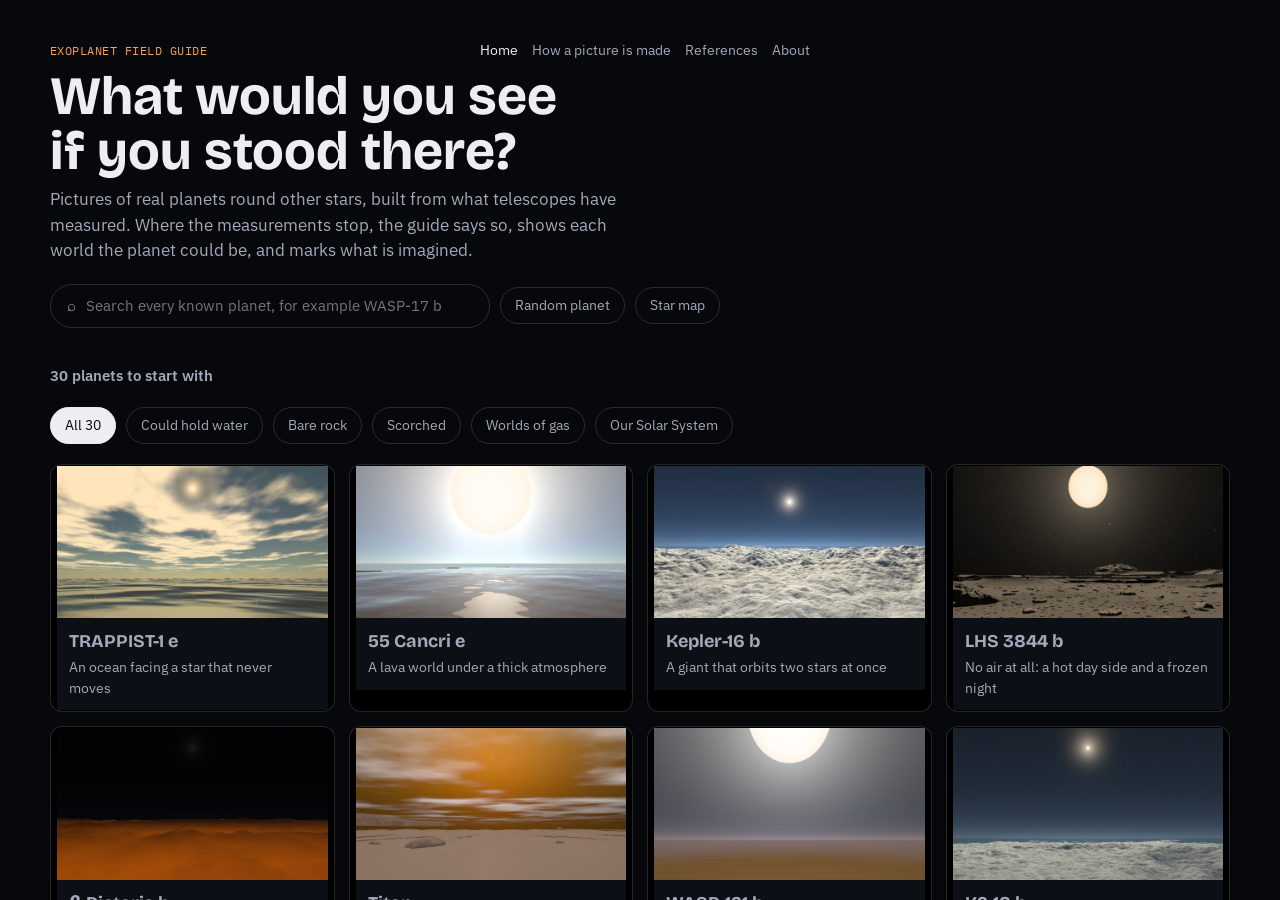
<file: index.html>
<!doctype html>
<html lang="en">
<head>
<meta charset="utf-8">
<meta name="viewport" content="width=device-width, initial-scale=1, viewport-fit=cover">
<title>Exoplanet Field Guide</title>
<meta name="description" content="Views of real planets round other stars, built from what telescopes have measured. Where the measurements stop, the guide says so and shows each world the planet could be.">
<link rel="icon" href="favicon.svg" type="image/svg+xml">
<link rel="icon" href="favicon-32.png" sizes="32x32" type="image/png">
<link rel="apple-touch-icon" href="apple-touch-icon.png">
<meta name="theme-color" content="#07080c">
<meta property="og:type" content="website">
<meta property="og:site_name" content="Exoplanet Field Guide">
<meta property="og:title" content="Exoplanet Field Guide">
<meta property="og:description" content="Views of real planets round other stars, built from what telescopes have measured. Where the measurements stop, the guide says so and shows each world the planet could be.">
<meta property="og:url" content="https://vincentvaneylen.github.io/exofieldguide/">
<meta property="og:image" content="https://vincentvaneylen.github.io/exofieldguide/og-image.jpg">
<meta property="og:image:width" content="1200">
<meta property="og:image:height" content="630">
<meta property="og:image:alt" content="A bright star over a rocky plain under a black sky, with the words: What would you see if you stood there?">
<meta name="twitter:card" content="summary_large_image">
<meta name="claude:viewport-fit-sides" content="cover">
<link rel="preconnect" href="https://fonts.googleapis.com">
<link rel="stylesheet" href="https://fonts.googleapis.com/css2?family=Bricolage+Grotesque:opsz,wght@12..96,500;12..96,700&family=IBM+Plex+Sans:wght@400;500;600&family=IBM+Plex+Mono:wght@400;500&display=swap">
<link rel="stylesheet" href="style.css?v=10">
<style>:root { padding-top: env(safe-area-inset-top); padding-bottom: env(safe-area-inset-bottom); } body { margin: 0; } img { max-width: 100%; } [hidden] { display: none !important; }</style>
</head>
<body>
<!-- ======== the front door: showcase worlds, search, the star map ======== -->
<section id="gallery" class="gut" aria-label="Choose a world">
  <div class="g-in">
    <div class="g-head">
      <div class="g-top"><span class="mono" style="color:var(--accent)">EXOPLANET FIELD GUIDE</span><nav class="topnav" aria-label="Pages"><a href="./" aria-current="page">Home</a><a href="recipe.html">How a picture is made</a><a href="refs.html">References</a><a href="about.html">About</a></nav></div>
      <h1>What would you see if you stood there?</h1>
      <p>Pictures of real planets round other stars, built from what telescopes have measured. Where the measurements stop, the guide says so, shows each world the planet could be, and marks what is imagined.</p>
    </div>
    <div class="g-tools">
      <label class="search"><span aria-hidden="true">⌕</span><input id="q" list="q-list" autocomplete="off" spellcheck="false" placeholder="Search every known planet, for example WASP-17 b" aria-label="Search all known planets"></label>
      <datalist id="q-list"></datalist>
      <button class="chip" type="button" id="randBtn">Random planet</button>
      <button class="chip" type="button" id="mapBtn">Star map</button>

    </div>
    <p class="qmsg" id="qmsg" aria-live="polite"></p>
    <h2 class="g-sub">30 planets to start with</h2>
    <div class="g-tools" role="group" aria-label="Sort these 30 planets" id="filters"></div>
    <div class="cards" id="cards"></div>
    <p class="g-foot">The search above reaches all <span id="catN"></span>. Their sizes, masses and orbits come from the <a href="https://exoplanetarchive.ipac.caltech.edu" target="_blank" rel="noopener">NASA Exoplanet Archive</a>. <a href="recipe.html">How a picture is made</a> gives every step from those numbers to a picture.</p>
  </div>
</section>

<!-- ======== the star map ======== -->
<div class="map" id="map" hidden role="dialog" aria-label="Star map">
  <div class="map-in gut">
    <div class="map-top">
      <h2>Star map</h2>
      <div class="seg" id="sky-mode" role="group" aria-label="Map"><button type="button" data-m="sky" aria-pressed="true">Our sky</button><button type="button" data-m="3d" aria-pressed="false">Around the Sun (3D)</button></div>
      <button class="btn" type="button" id="mapX">Close</button>
    </div>
    <div class="skywrap"><canvas id="sky" width="1400" height="700" role="img" aria-label="Map of the host stars of known exoplanets"></canvas><div class="skytip" id="skytip" hidden></div></div>
    <p class="skynote" id="skynote"></p>
  </div>
</div>

<!-- ======== one planet ======== -->
<section id="planet" hidden aria-label="Planet view">
  <div class="stage" id="stage">
    <div class="views" id="views">
      <canvas id="gl" width="1024" height="576" aria-hidden="true"></canvas>
      <canvas id="c2" width="1280" height="720" role="img" aria-label="The view"></canvas>
      <canvas id="fx" width="1280" height="720" aria-hidden="true"></canvas>
      <canvas id="lab" width="1280" height="720" aria-hidden="true"></canvas>
    </div>
    <div class="scrim-t"></div><div class="scrim-b"></div>
    <button class="turn l" type="button" id="turnL" aria-label="Turn left 45°" title="Turn left (← key)">‹</button>
    <button class="turn r" type="button" id="turnR" aria-label="Turn right 45°" title="Turn right (→ key)">›</button>
    <div class="lookchip" id="lookchip"></div>
    <div class="busy mono" id="busyNote" hidden aria-live="polite">Drawing…</div>
    <div class="why" id="why" hidden></div>
  </div>

  <header class="top gut">
    <div class="who-wrap">
      <nav class="crumbs mono" aria-label="Where you are" id="crumbs"></nav>
      <div class="who"><h1 id="pname"></h1><p id="phook"></p></div>
    </div>
    <div class="topbtns"><button class="btn" type="button" id="shareBtn" aria-haspopup="true" aria-expanded="false">Share</button><button class="btn" type="button" id="aboutBtn"><span class="lg">About this planet</span><span class="sm">About</span></button>
      <div class="sharepop" id="sharePop" hidden><button class="btn" type="button" id="copyLink">Copy link to this view</button><button class="btn" type="button" id="savePost" hidden>Save a postcard</button><p class="src" id="shareMsg" aria-live="polite"></p></div></div>
  </header>

  <div class="dock gut" id="dock">
    <div class="where" id="whereBox">
      <h2 id="whereH">Where you stand</h2>
      <div class="globebox">
        <canvas class="globe" id="globeSmall" width="300" height="300" aria-label="Small globe: click a numbered place to stand there"></canvas>
        <div class="places" id="places" role="group" aria-label="Places"></div>
      </div>
      <button class="zoomout" type="button" id="seePlanet">⤢ See the whole planet</button>
    </div>
    <div class="mid">
      <div class="caption" id="caption" aria-live="polite"></div>
      <div class="levelbtns" id="levelBtns"></div>
      <div class="worlds" id="worldsBox"><h2>The worlds shown</h2><div class="wrow" id="worlds" role="group" aria-label="The worlds shown"></div></div>
    </div>
    <div class="switches" id="switches">
      <button class="btn" type="button" id="realBtn" aria-pressed="false" title="Show only what is measured, or calculated from measurements">What's real?</button>
      <button class="btn" type="button" id="lifeBtn" aria-pressed="false">Imagine life</button>
      <p class="whynot" id="lifeWhy"></p>
    </div>
  </div>
</section>

<!-- ======== about this planet: overview, why it looks like this, technical summary, references (js/ui-panel.js) ======== -->
<aside class="drawer gut" id="drawer" aria-label="About this planet" hidden>
  <div class="phead"><span class="mono kicker">About this planet</span><button class="x" type="button" id="drawerX" aria-label="Close">×</button></div>
  <div id="panelIn"></div>
</aside>

<script src="js/diag.js"></script>
<script src="js/shader-terrain.js"></script>
<script src="js/core-colour.js"></script>
<script src="js/data-findings.js"></script>
<script src="js/data-worlds-hand.js"></script>
<script src="js/physics-worlds-auto.js"></script>
<script src="js/data-samples.js"></script>
<script src="js/data-literature.js"></script>
<script src="js/data-catalogue.js"></script>
<script src="js/physics-derived.js"></script>
<script src="js/physics-giants.js"></script>
<script src="js/scene-recipe.js"></script>
<script src="js/scene-animals.js"></script>
<script src="js/core-categories.js"></script>
<script src="js/lab-benchmarks.js"></script>
<script src="js/ui-state.js"></script>
<script src="js/render-system.js"></script>
<script src="js/render-globe.js"></script>
<script src="js/render-terrain.js"></script>
<script src="js/render-fauna.js"></script>
<script src="js/render-views.js"></script>
<script src="js/ui-notes.js"></script>
<script src="js/data-review.js"></script>
<script src="js/data-review-plain.js"></script>
<script src="js/ui-story.js"></script>
<script src="js/ui-correct.js"></script>
<script src="js/ui-about.js"></script>
<script src="js/ui-panel.js"></script>
<script src="js/ui-share.js"></script>
<script src="js/ui-describe.js"></script>
<script src="js/data-refs.js"></script>
<script src="js/ui-refs.js"></script>
<script src="js/ui-words.js"></script>
<script src="js/data-records.js"></script>
<script src="js/data-context.js"></script>
<script src="js/core-records.js"></script>
<script src="js/ui-trace.js"></script>
<script src="js/ui-why.js"></script>
<script src="js/ui-skymap.js"></script>
<script src="js/ui-space3d.js"></script>
<script src="js/ui-v2.js"></script>
</body>
</html>
</file>
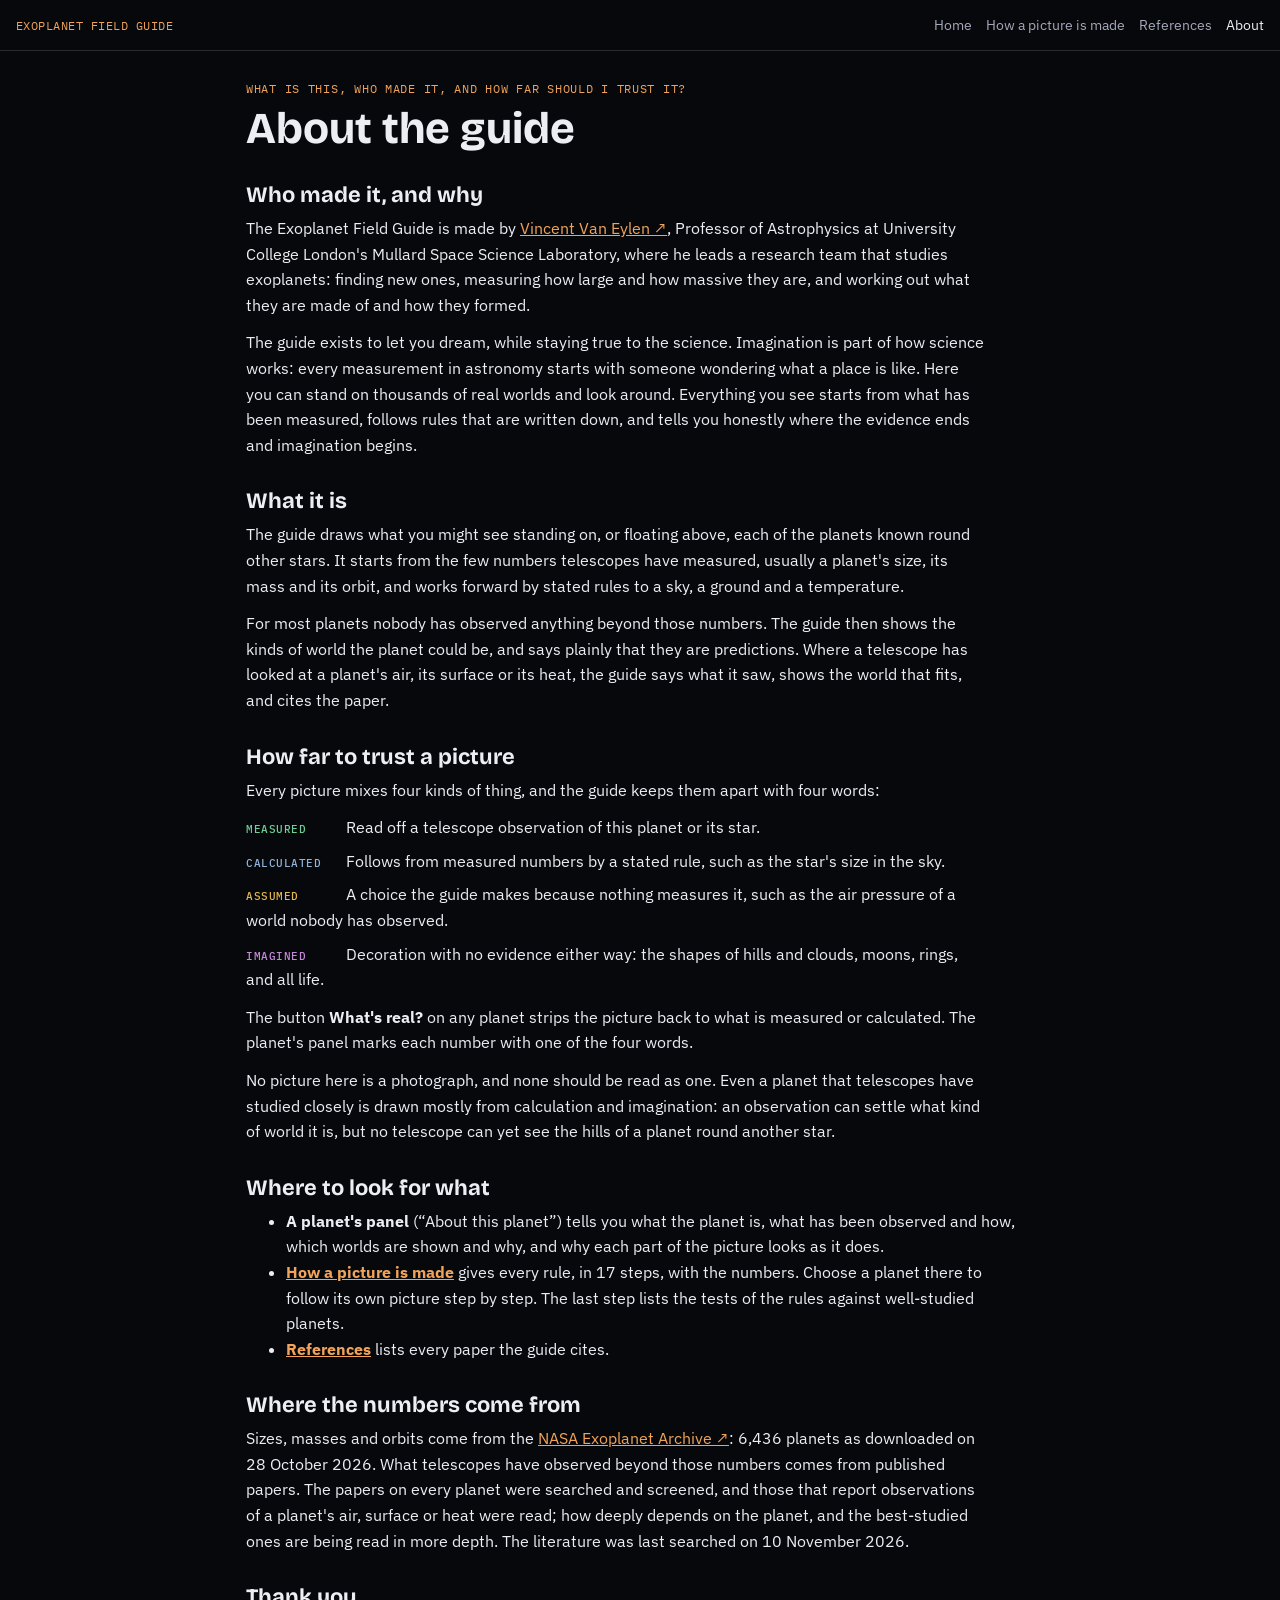
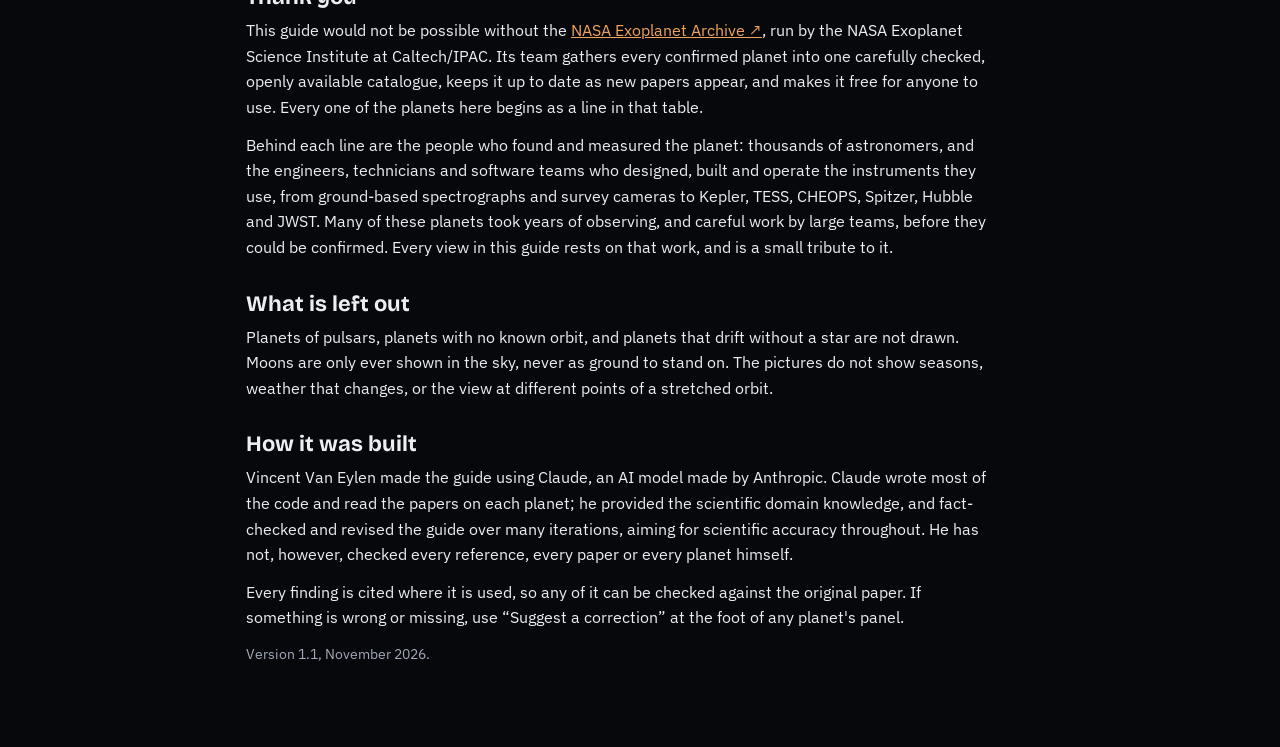
<file: about.html>
<!doctype html>
<html lang="en">
<head>
<meta charset="utf-8">
<meta name="viewport" content="width=device-width, initial-scale=1, viewport-fit=cover">
<title>About the Guide</title>
<meta name="description" content="Who made the Exoplanet Field Guide, where its numbers come from, and how it was checked.">
<link rel="icon" href="favicon.svg" type="image/svg+xml">
<link rel="icon" href="favicon-32.png" sizes="32x32" type="image/png">
<link rel="apple-touch-icon" href="apple-touch-icon.png">
<meta name="theme-color" content="#07080c">
<meta property="og:type" content="website">
<meta property="og:site_name" content="Exoplanet Field Guide">
<meta property="og:title" content="About the Guide · Exoplanet Field Guide">
<meta property="og:description" content="Who made the Exoplanet Field Guide, where its numbers come from, and how it was checked.">
<meta property="og:url" content="https://vincentvaneylen.github.io/exofieldguide/about.html">
<meta property="og:image" content="https://vincentvaneylen.github.io/exofieldguide/og-image.jpg">
<meta property="og:image:width" content="1200">
<meta property="og:image:height" content="630">
<meta property="og:image:alt" content="A bright star over a rocky plain under a black sky, with the words: What would you see if you stood there?">
<meta name="twitter:card" content="summary_large_image">
<meta name="claude:viewport-fit-sides" content="cover">
<link rel="preconnect" href="https://fonts.googleapis.com">
<link rel="stylesheet" href="https://fonts.googleapis.com/css2?family=Bricolage+Grotesque:opsz,wght@12..96,500;12..96,700&family=IBM+Plex+Sans:wght@400;500;600&family=IBM+Plex+Mono:wght@400;500&display=swap">
<link rel="stylesheet" href="style.css?v=10">
<style>html, body { height: auto; } body { margin: 0; overflow: auto; } :root { padding-top: env(safe-area-inset-top); padding-bottom: env(safe-area-inset-bottom); } [hidden] { display: none !important; }</style>
</head>
<body class="doc">
<header class="dochead gut"><a class="mono brand" href="./">EXOPLANET FIELD GUIDE</a><nav class="topnav" aria-label="Pages"><a href="./">Home</a><a href="recipe.html">How a picture is made</a><a href="refs.html">References</a><a href="about.html" aria-current="page">About</a></nav></header>
<main class="docmain gut">
  <p class="mono q">What is this, who made it, and how far should I trust it?</p>
  <h1>About the guide</h1>
  <h2>Who made it, and why</h2>
  <p>The Exoplanet Field Guide is made by <a href="https://profiles.ucl.ac.uk/72841-vincent-van-eylen" target="_blank" rel="noopener">Vincent Van Eylen ↗</a>, Professor of Astrophysics at University College London's Mullard Space Science Laboratory, where he leads a research team that studies exoplanets: finding new ones, measuring how large and how massive they are, and working out what they are made of and how they formed.</p>
  <p>The guide exists to let you dream, while staying true to the science. Imagination is part of how science works: every measurement in astronomy starts with someone wondering what a place is like. Here you can stand on thousands of real worlds and look around. Everything you see starts from what has been measured, follows rules that are written down, and tells you honestly where the evidence ends and imagination begins.</p>
  <h2>What it is</h2>
  <p>The guide draws what you might see standing on, or floating above, each of the planets known round other stars. It starts from the few numbers telescopes have measured, usually a planet's size, its mass and its orbit, and works forward by stated rules to a sky, a ground and a temperature.</p>
  <p>For most planets nobody has observed anything beyond those numbers. The guide then shows the kinds of world the planet could be, and says plainly that they are predictions. Where a telescope has looked at a planet's air, its surface or its heat, the guide says what it saw, shows the world that fits, and cites the paper.</p>
  <h2>How far to trust a picture</h2>
  <p>Every picture mixes four kinds of thing, and the guide keeps them apart with four words:</p>
  <ul class="words">
    <li><span class="srcw s0">measured</span> Read off a telescope observation of this planet or its star.</li>
    <li><span class="srcw s1">calculated</span> Follows from measured numbers by a stated rule, such as the star's size in the sky.</li>
    <li><span class="srcw s2">assumed</span> A choice the guide makes because nothing measures it, such as the air pressure of a world nobody has observed.</li>
    <li><span class="srcw s3">imagined</span> Decoration with no evidence either way: the shapes of hills and clouds, moons, rings, and all life.</li>
  </ul>
  <p>The button <b>What's real?</b> on any planet strips the picture back to what is measured or calculated. The planet's panel marks each number with one of the four words.</p>
  <p>No picture here is a photograph, and none should be read as one. Even a planet that telescopes have studied closely is drawn mostly from calculation and imagination: an observation can settle what kind of world it is, but no telescope can yet see the hills of a planet round another star.</p>
  <h2>Where to look for what</h2>
  <ul>
    <li><b>A planet's panel</b> (“About this planet”) tells you what the planet is, what has been observed and how, which worlds are shown and why, and why each part of the picture looks as it does.</li>
    <li><b><a href="recipe.html">How a picture is made</a></b> gives every rule, in 17 steps, with the numbers. Choose a planet there to follow its own picture step by step. The last step lists the tests of the rules against well-studied planets.</li>
    <li><b><a href="refs.html">References</a></b> lists every paper the guide cites.</li>
  </ul>
  <h2>Where the numbers come from</h2>
  <p>Sizes, masses and orbits come from the <a href="https://exoplanetarchive.ipac.caltech.edu" target="_blank" rel="noopener">NASA Exoplanet Archive ↗</a>: <span id="aCat"></span>. What telescopes have observed beyond those numbers comes from published papers. The papers on every planet were searched and screened, and those that report observations of a planet's air, surface or heat were read; how deeply depends on the planet, and the best-studied ones are being read in more depth. The literature was last searched on <span id="aLit"></span>.</p>
  <h2>Thank you</h2>
  <p>This guide would not be possible without the <a href="https://exoplanetarchive.ipac.caltech.edu" target="_blank" rel="noopener">NASA Exoplanet Archive ↗</a>, run by the NASA Exoplanet Science Institute at Caltech/IPAC. Its team gathers every confirmed planet into one carefully checked, openly available catalogue, keeps it up to date as new papers appear, and makes it free for anyone to use. Every one of the planets here begins as a line in that table.</p>
  <p>Behind each line are the people who found and measured the planet: thousands of astronomers, and the engineers, technicians and software teams who designed, built and operate the instruments they use, from ground-based spectrographs and survey cameras to Kepler, TESS, CHEOPS, Spitzer, Hubble and JWST. Many of these planets took years of observing, and careful work by large teams, before they could be confirmed. Every view in this guide rests on that work, and is a small tribute to it.</p>
  <h2>What is left out</h2>
  <p>Planets of pulsars, planets with no known orbit, and planets that drift without a star are not drawn. Moons are only ever shown in the sky, never as ground to stand on. The pictures do not show seasons, weather that changes, or the view at different points of a stretched orbit.</p>
  <h2>How it was built</h2>
  <p>Vincent Van Eylen made the guide using Claude, an AI model made by Anthropic. Claude wrote most of the code and read the papers on each planet; he provided the scientific domain knowledge, and fact-checked and revised the guide over many iterations, aiming for scientific accuracy throughout. He has not, however, checked every reference, every paper or every planet himself.</p>
  <p>Every finding is cited where it is used, so any of it can be checked against the original paper. If something is wrong or missing, use “Suggest a correction” at the foot of any planet's panel.</p>
  <p class="hint">Version 1.1, November 2026.</p>
</main>
<script src="js/data-catalogue.js"></script>
<script src="js/data-review.js"></script>
<script>
document.getElementById("aCat").textContent = `${CAT.length.toLocaleString()} planets as downloaded on ${CAT_DATE}`;
{ const d = Object.values(REVIEW).map(x => x[0]).filter(Boolean).sort().pop(); document.getElementById("aLit").textContent = d ? new Date(2000 + +d.slice(0, 2), +d.slice(2, 4) - 1, +d.slice(4, 6)).toLocaleDateString("en-GB", { day: "numeric", month: "long", year: "numeric" }) : "the date in the catalogue"; }
</script>
</body>
</html>
</file>
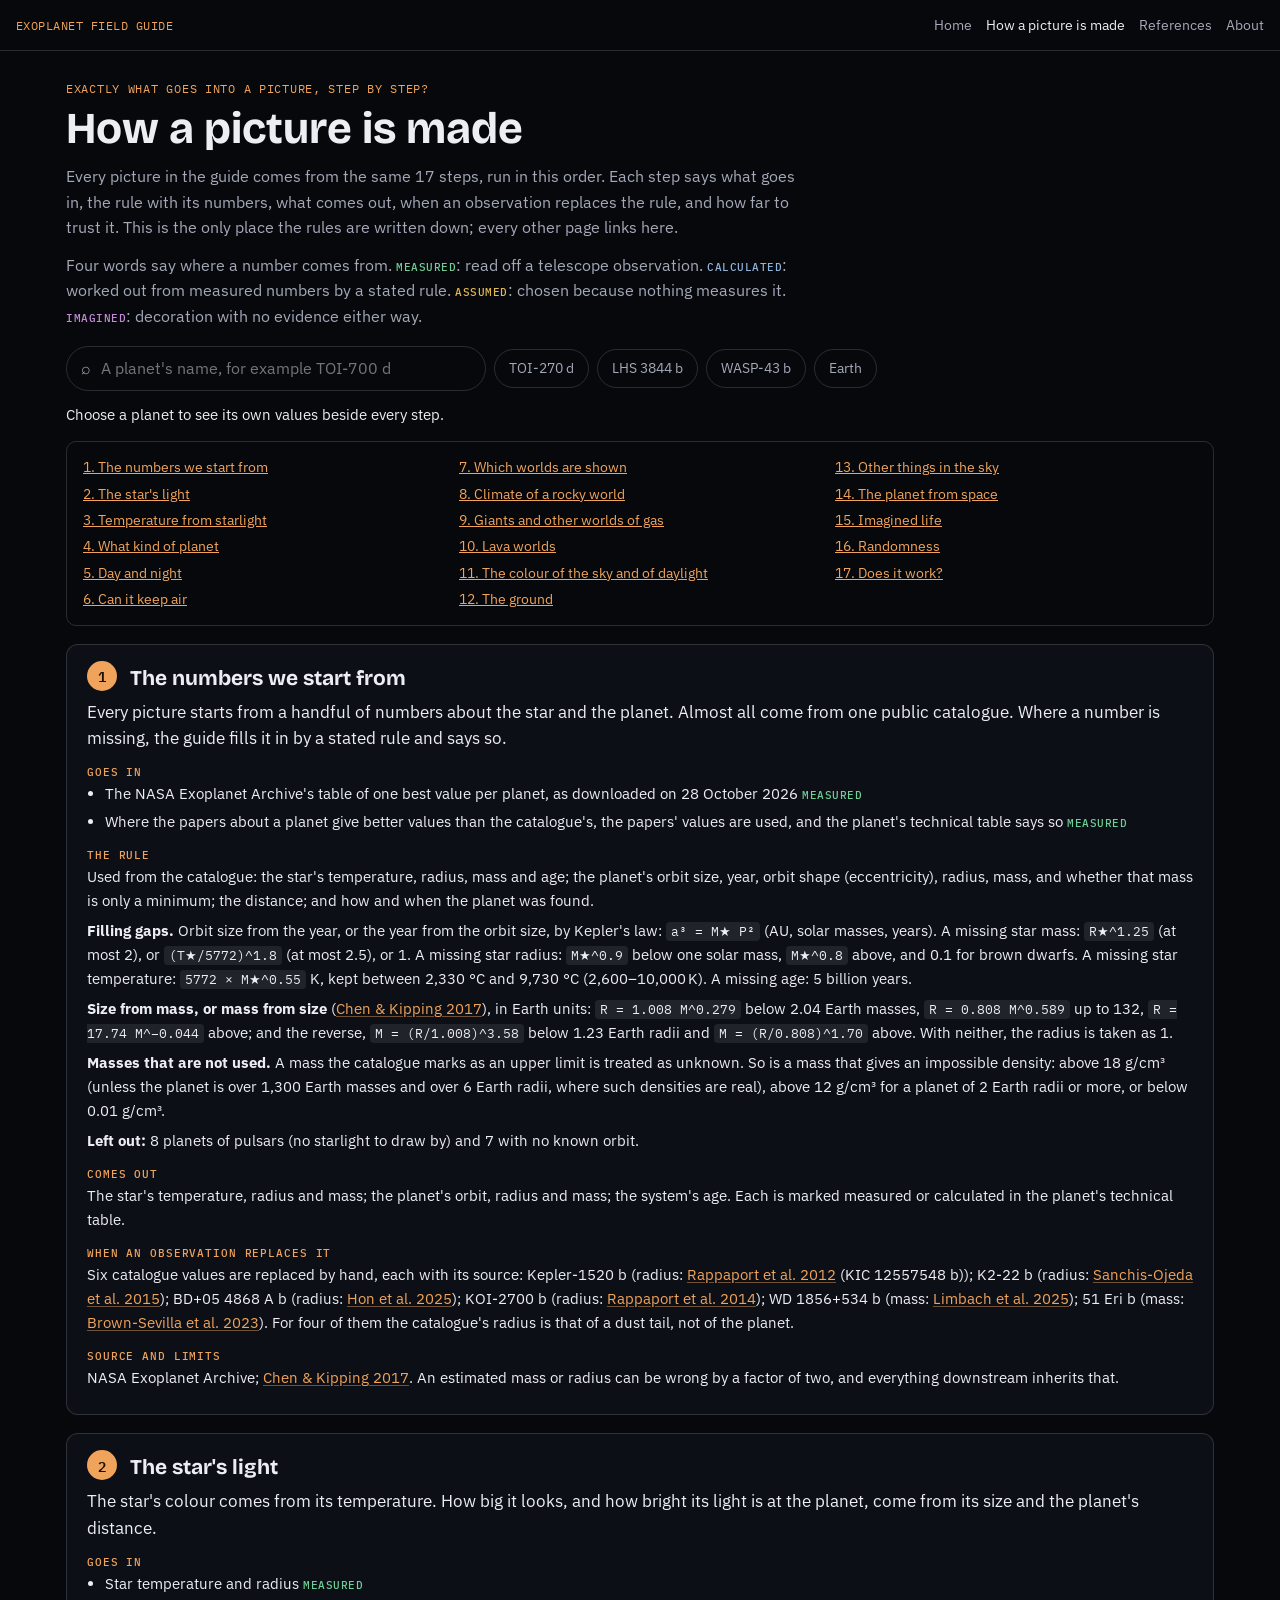
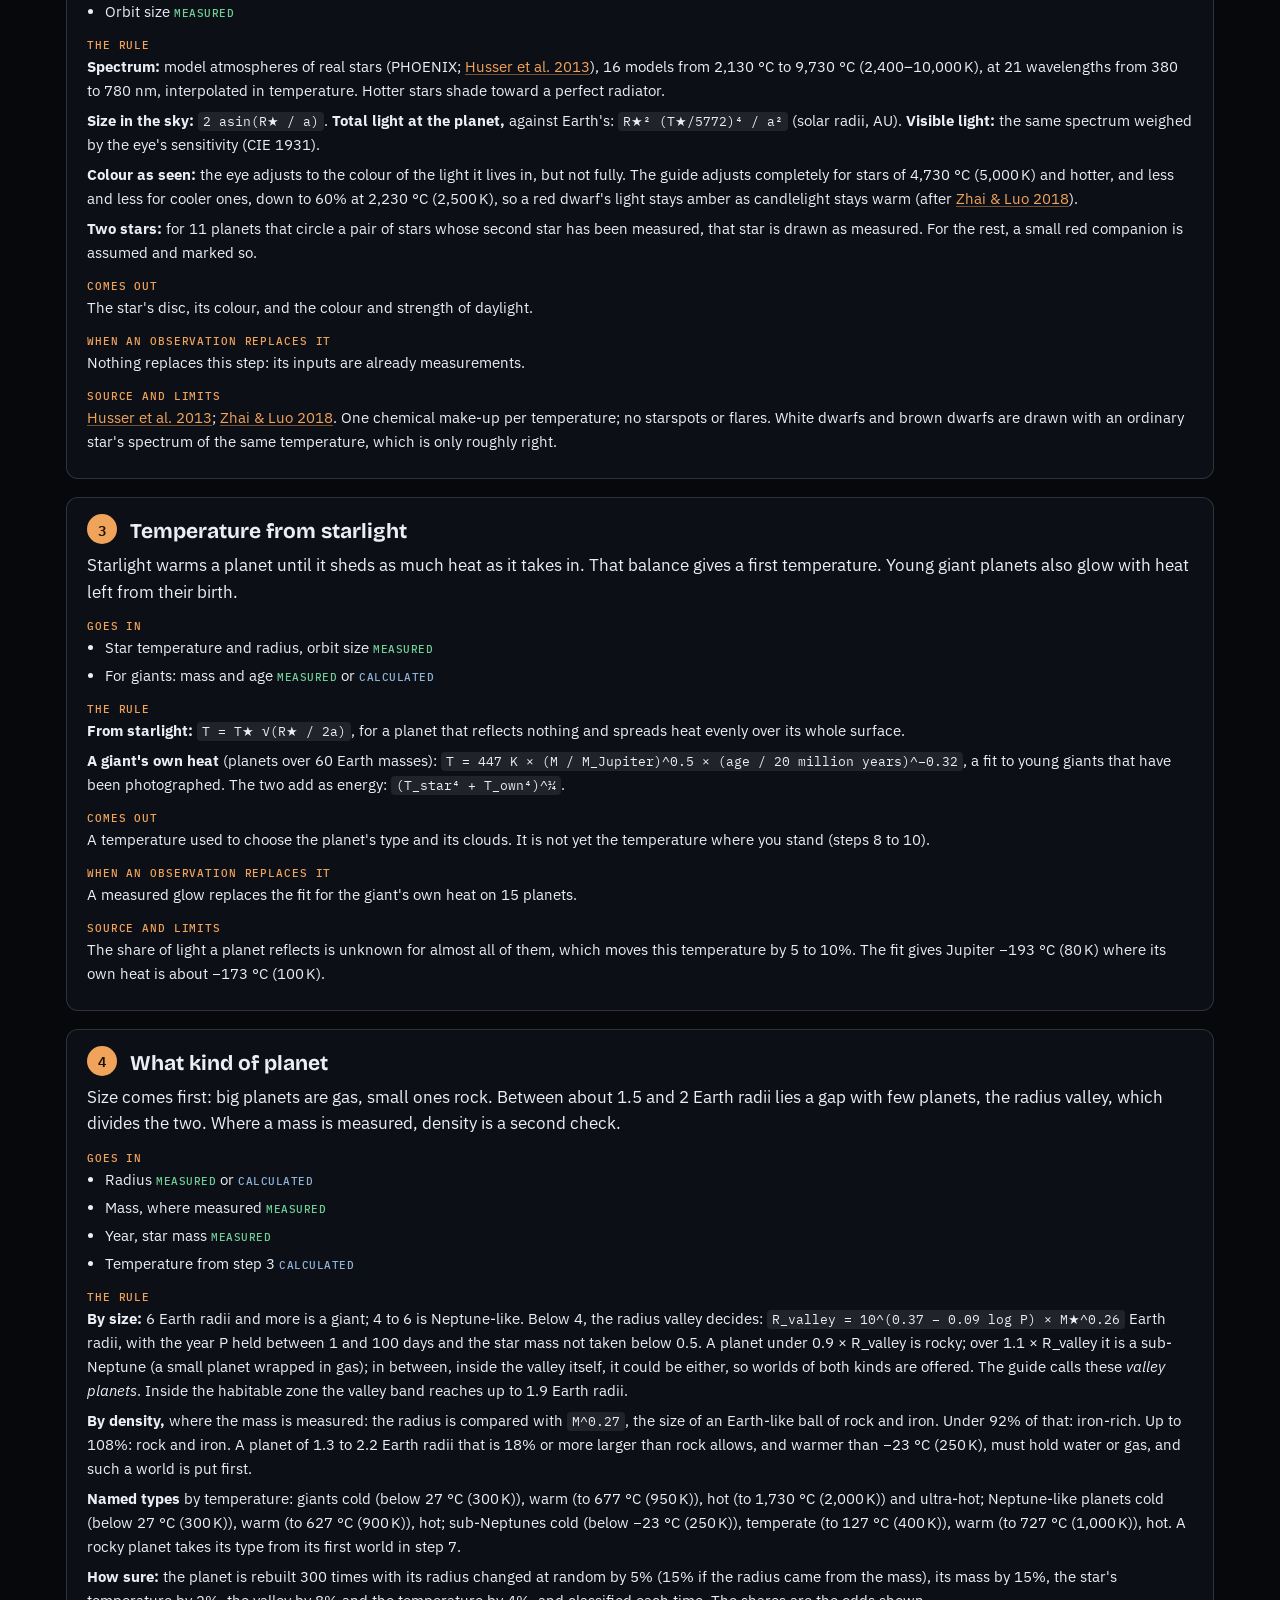
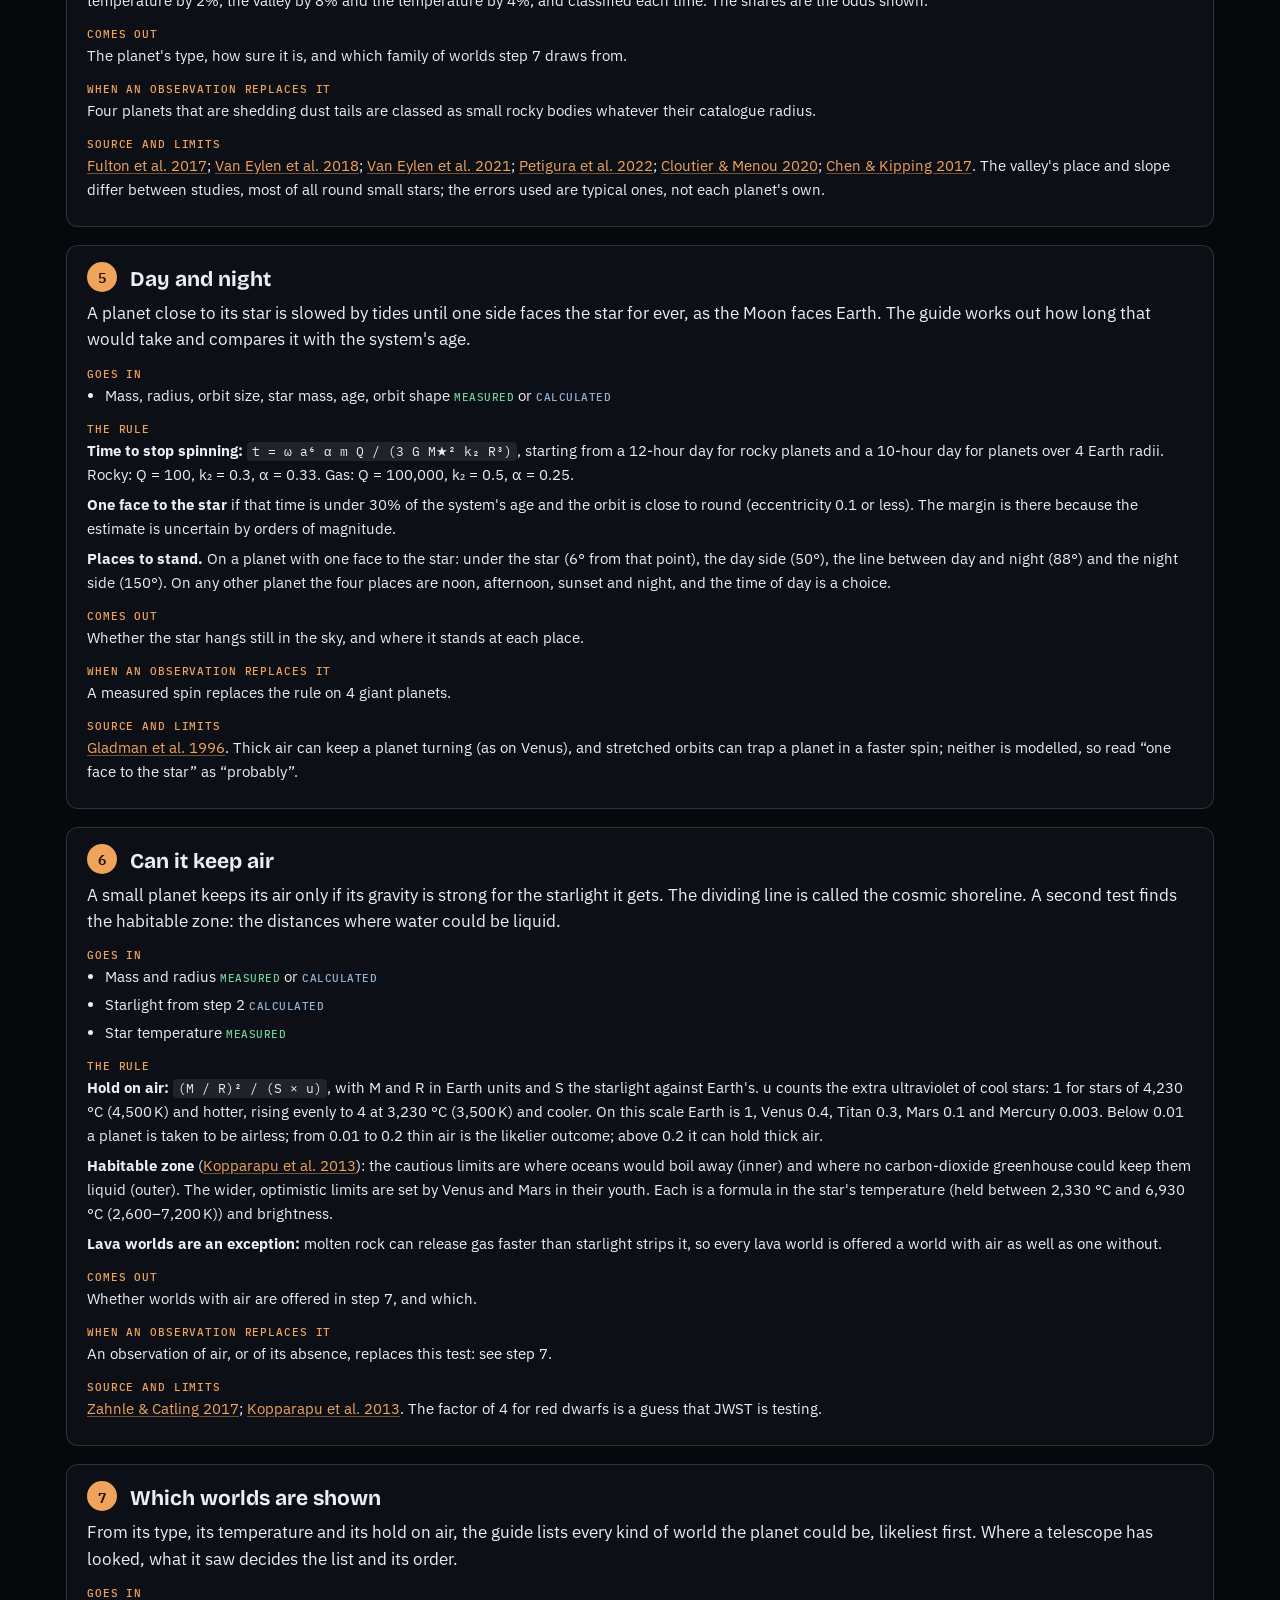
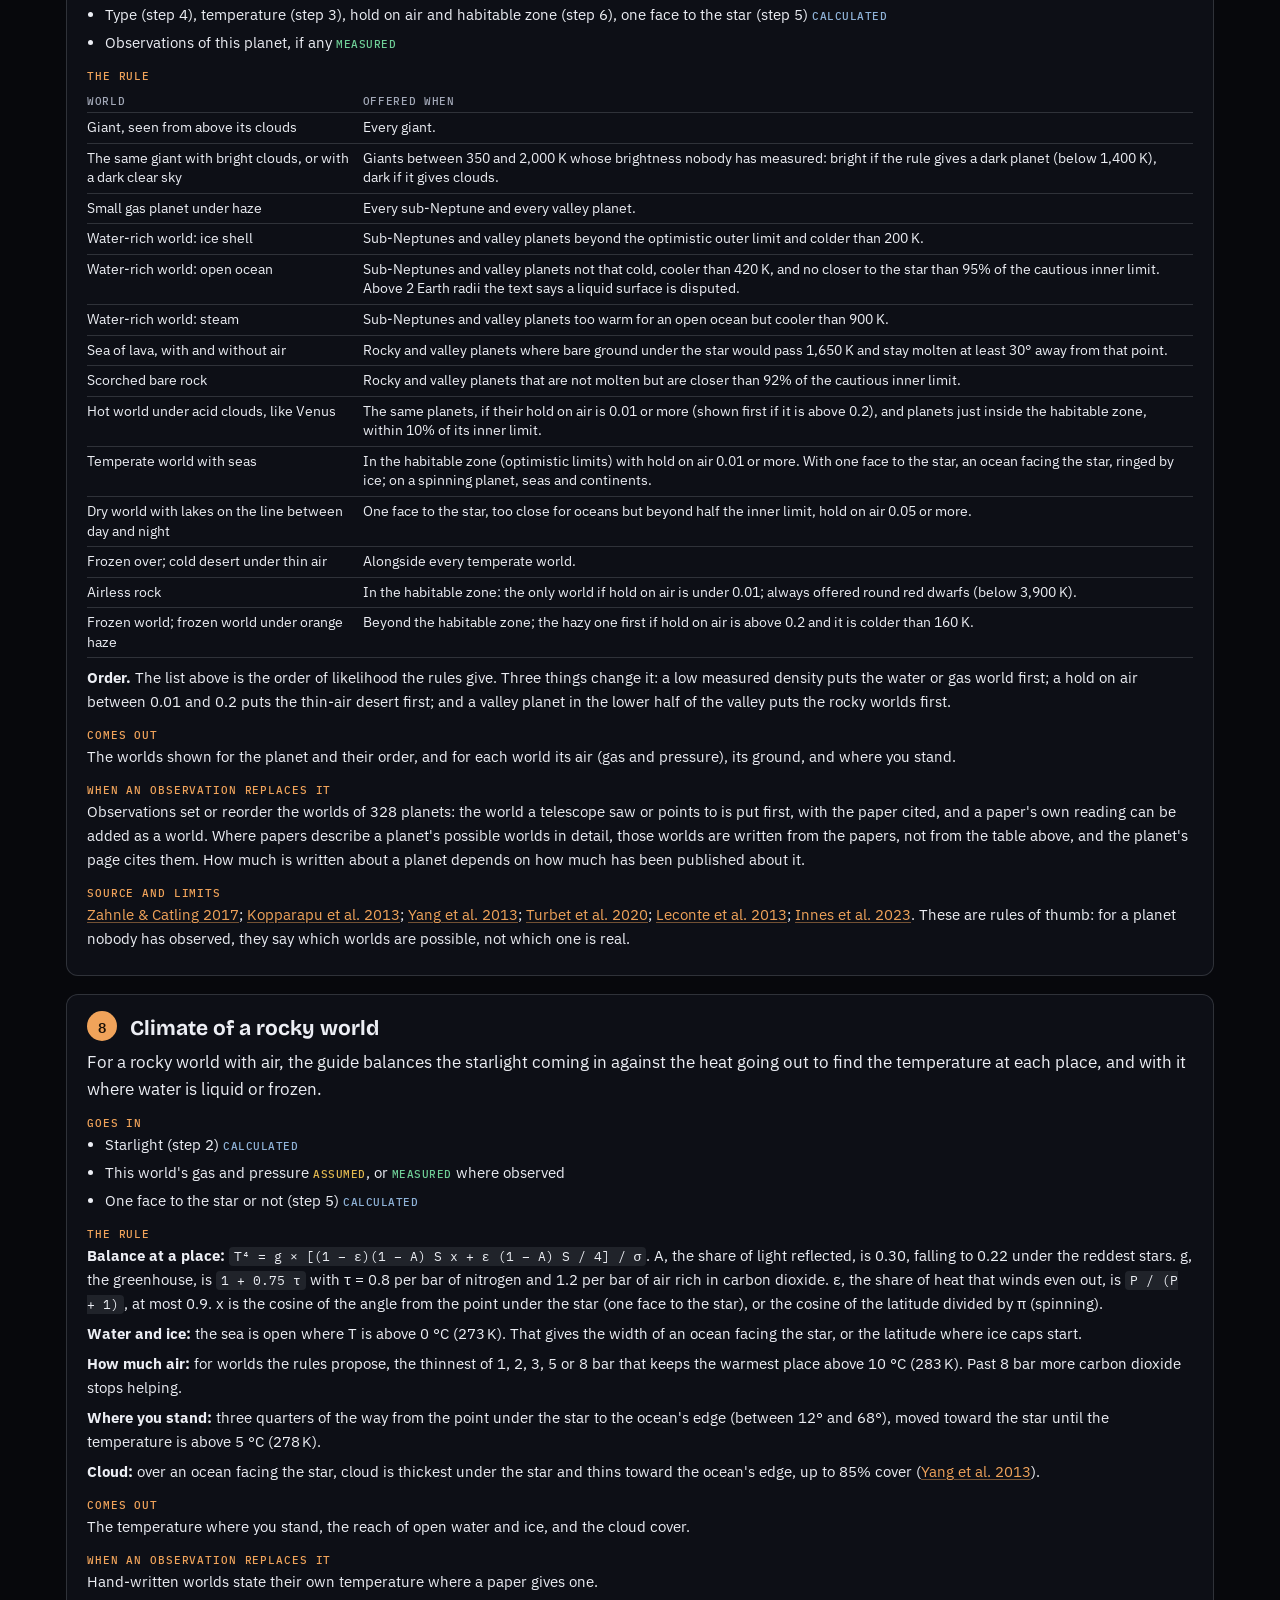
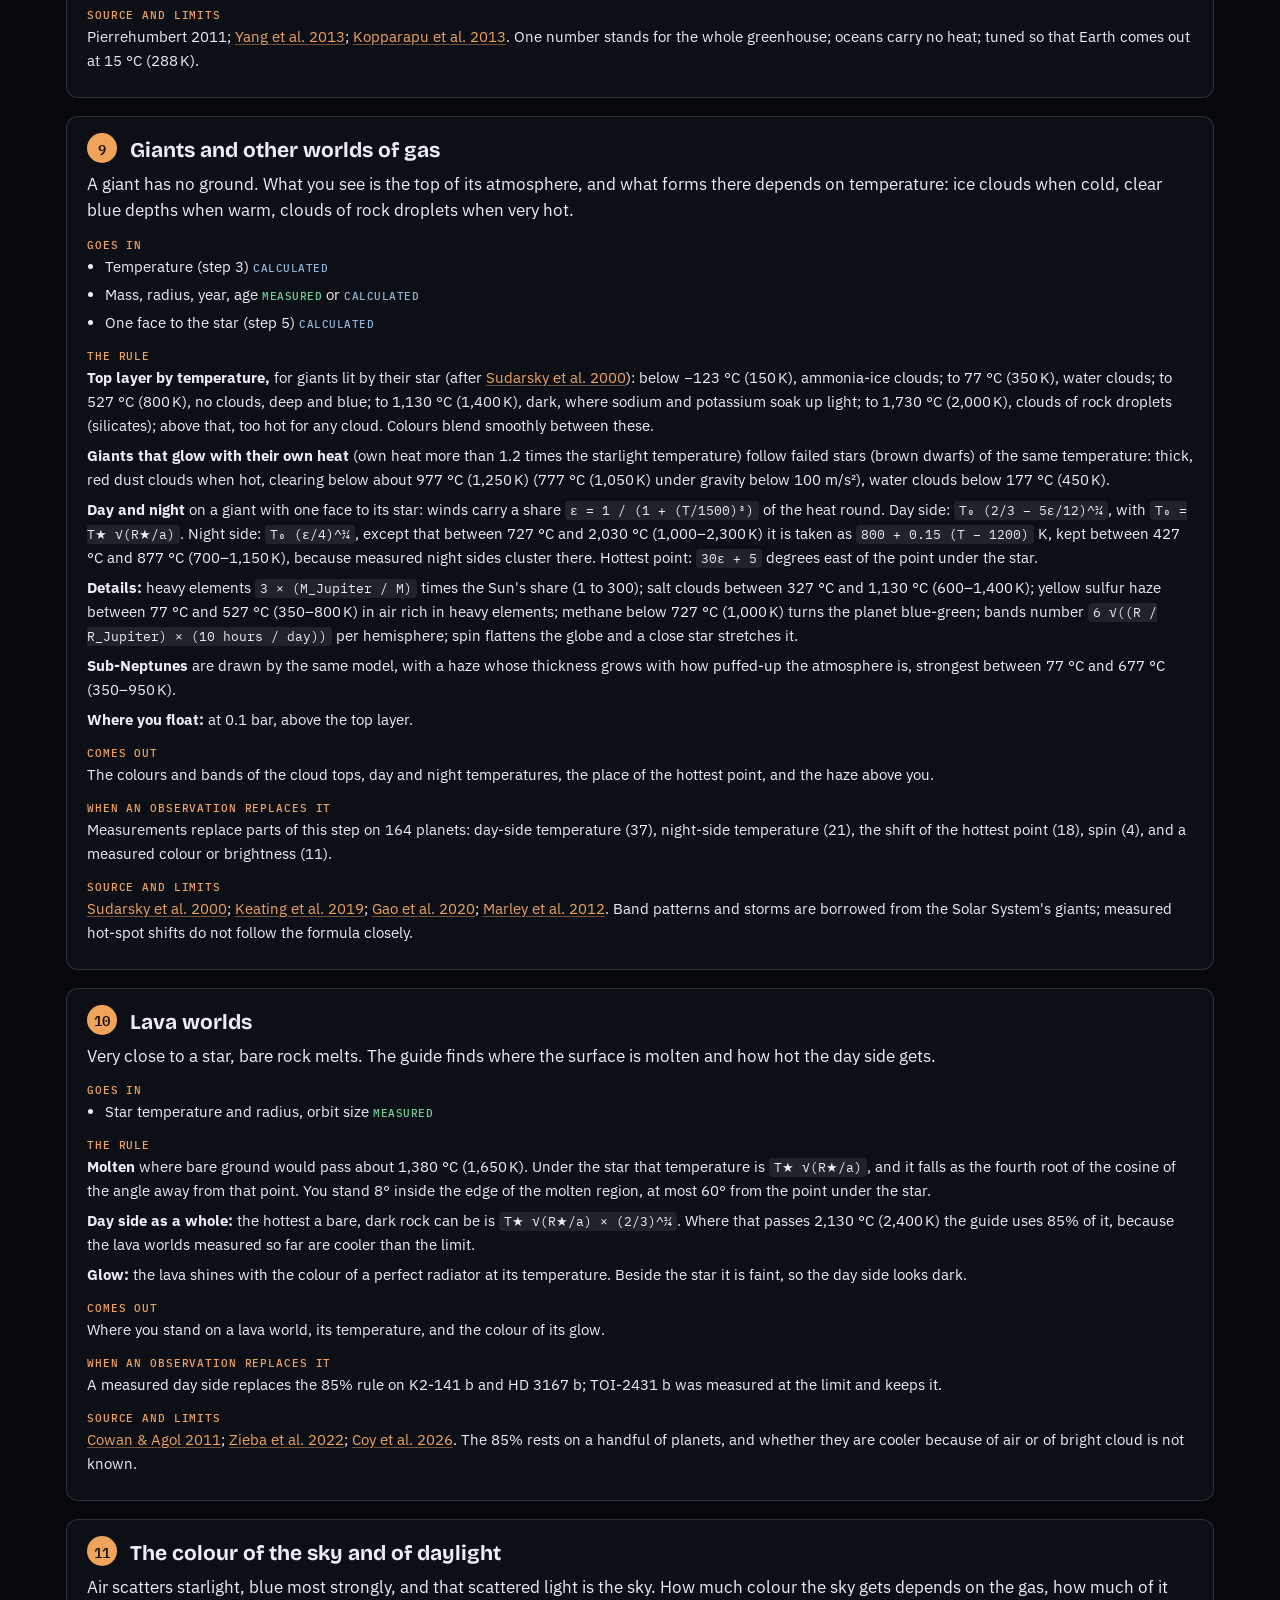
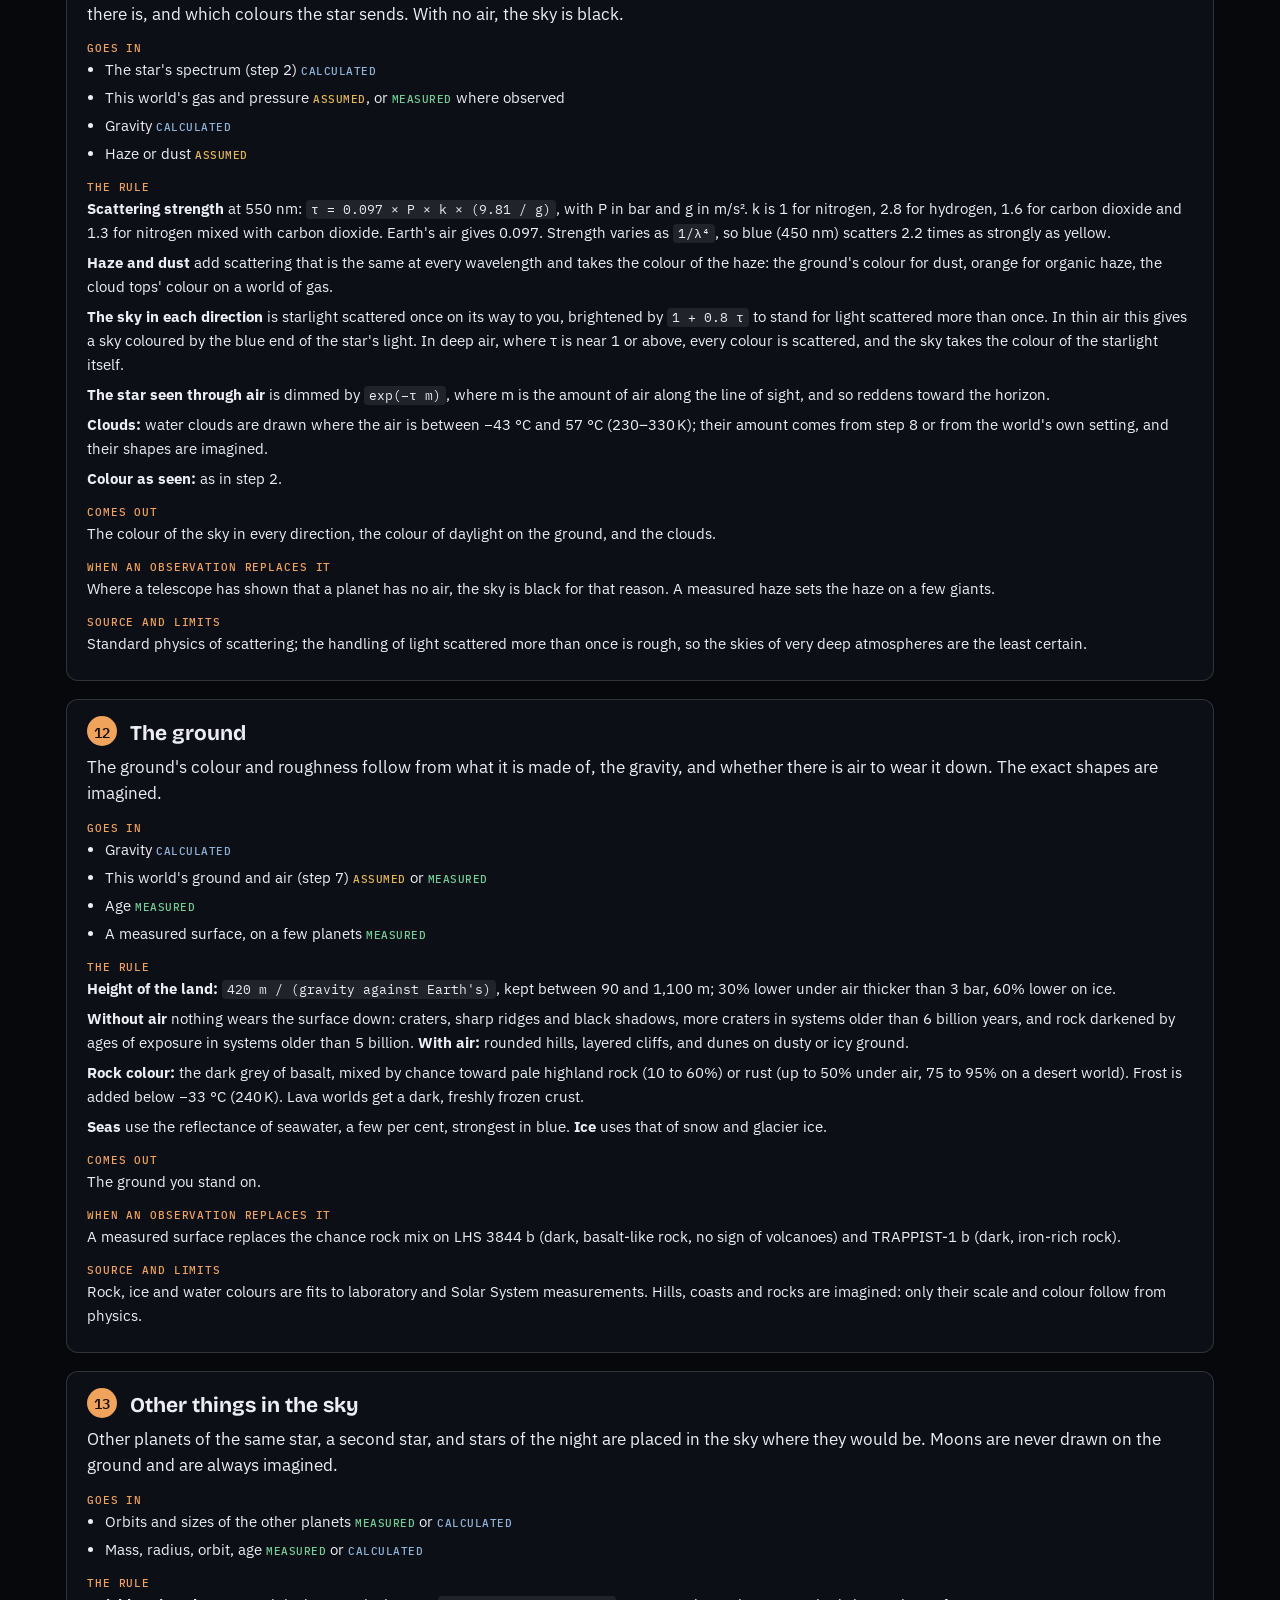
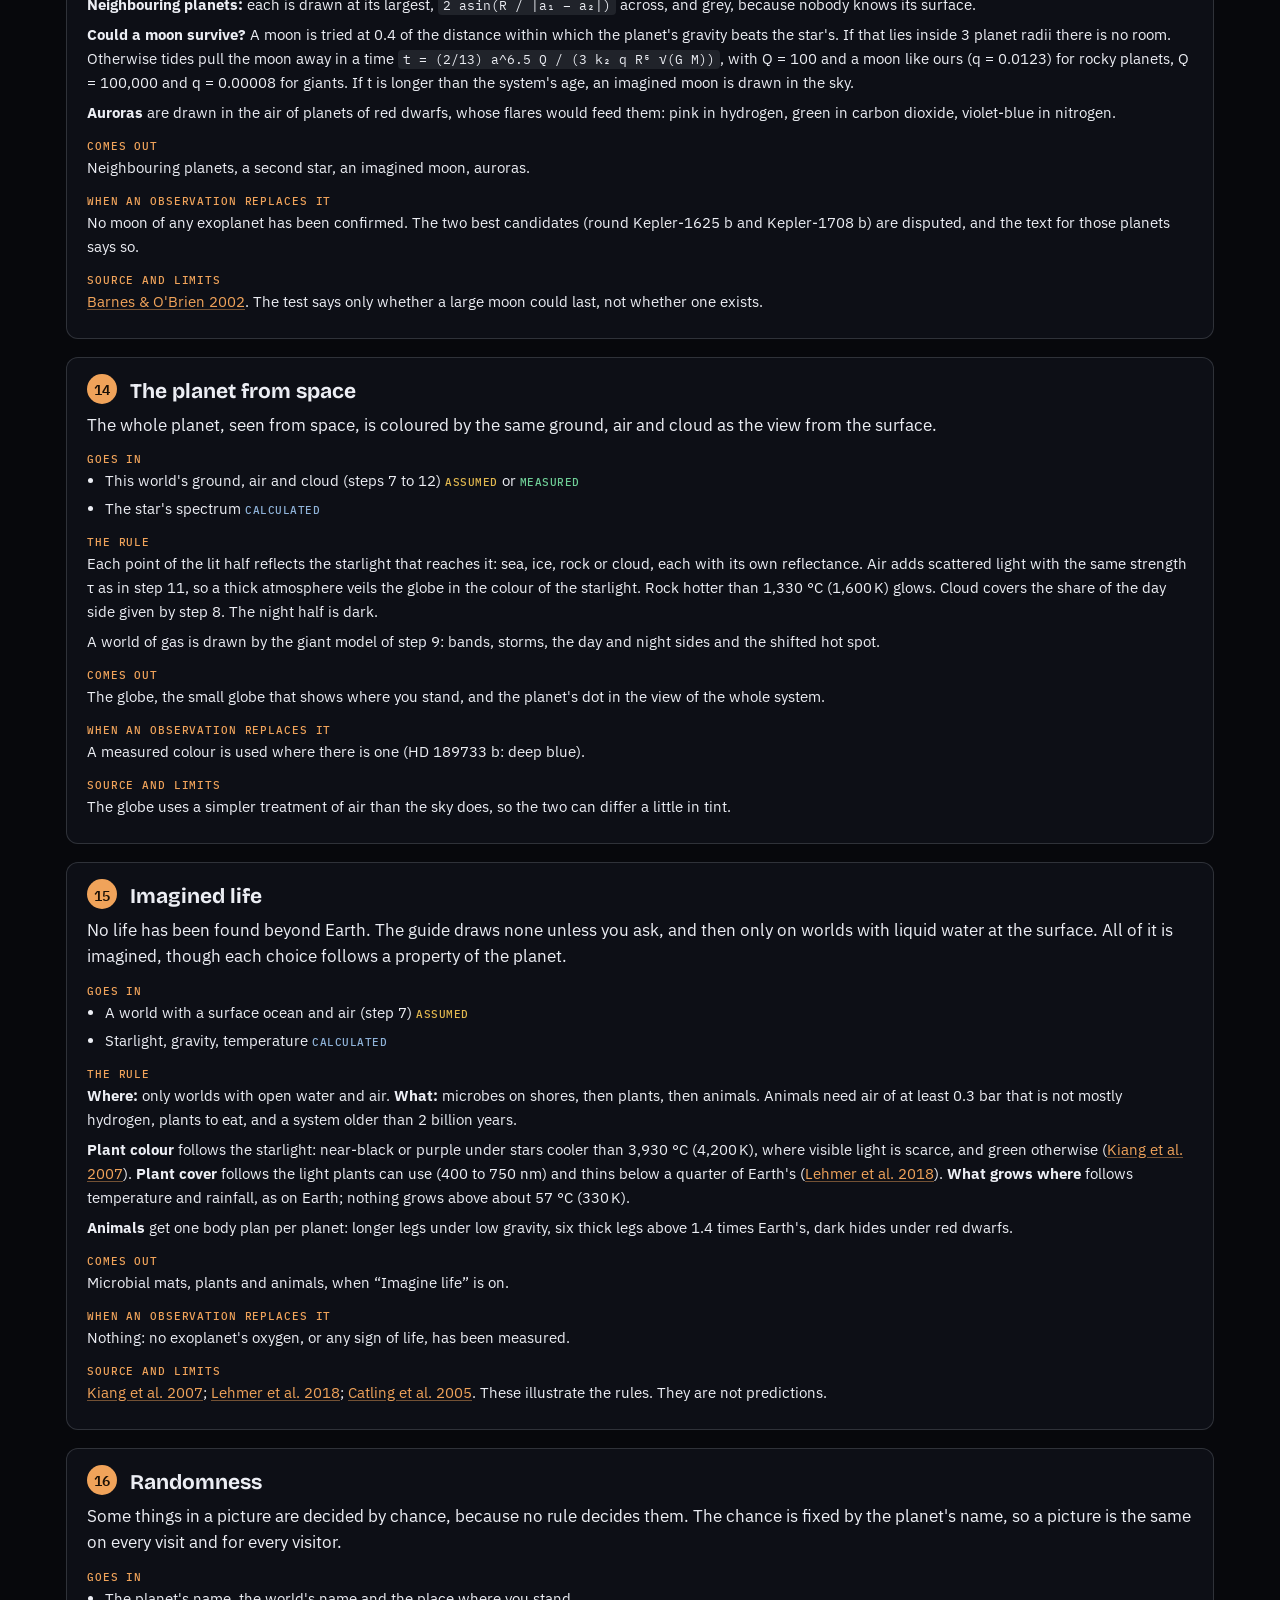
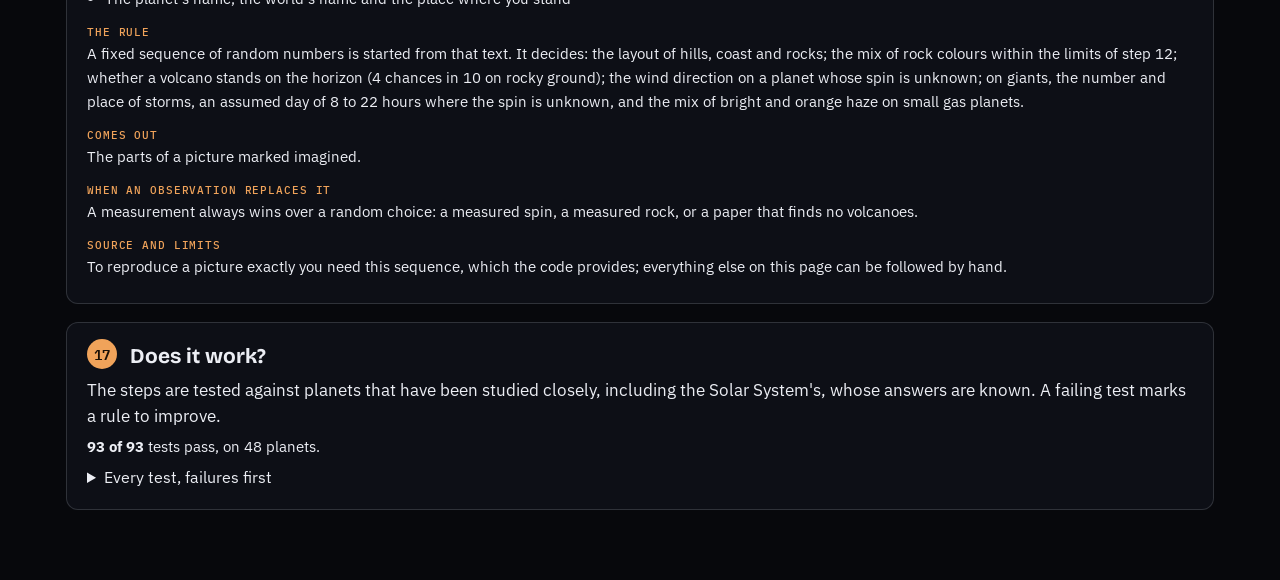
<file: recipe.html>
<!doctype html>
<html lang="en">
<head>
<meta charset="utf-8">
<meta name="viewport" content="width=device-width, initial-scale=1, viewport-fit=cover">
<title>How a Picture Is Made</title>
<meta name="description" content="How a picture is made: every step from a telescope's measurements to a view from a planet's surface.">
<link rel="icon" href="favicon.svg" type="image/svg+xml">
<link rel="icon" href="favicon-32.png" sizes="32x32" type="image/png">
<link rel="apple-touch-icon" href="apple-touch-icon.png">
<meta name="theme-color" content="#07080c">
<meta property="og:type" content="website">
<meta property="og:site_name" content="Exoplanet Field Guide">
<meta property="og:title" content="How a Picture Is Made · Exoplanet Field Guide">
<meta property="og:description" content="How a picture is made: every step from a telescope's measurements to a view from a planet's surface.">
<meta property="og:url" content="https://vincentvaneylen.github.io/exofieldguide/recipe.html">
<meta property="og:image" content="https://vincentvaneylen.github.io/exofieldguide/og-image.jpg">
<meta property="og:image:width" content="1200">
<meta property="og:image:height" content="630">
<meta property="og:image:alt" content="A bright star over a rocky plain under a black sky, with the words: What would you see if you stood there?">
<meta name="twitter:card" content="summary_large_image">
<meta name="claude:viewport-fit-sides" content="cover">
<link rel="preconnect" href="https://fonts.googleapis.com">
<link rel="stylesheet" href="https://fonts.googleapis.com/css2?family=Bricolage+Grotesque:opsz,wght@12..96,500;12..96,700&family=IBM+Plex+Sans:wght@400;500;600&family=IBM+Plex+Mono:wght@400;500&display=swap">
<link rel="stylesheet" href="style.css?v=10">
<style>html, body { height: auto; } body { margin: 0; overflow: auto; } :root { padding-top: env(safe-area-inset-top); padding-bottom: env(safe-area-inset-bottom); } [hidden] { display: none !important; }</style>
</head>
<body class="doc">
<header class="dochead gut"><a class="mono brand" href="./">EXOPLANET FIELD GUIDE</a><nav class="topnav" aria-label="Pages"><a href="./">Home</a><a href="recipe.html" aria-current="page">How a picture is made</a><a href="refs.html">References</a><a href="about.html">About</a></nav></header>
<main class="docmain wide gut">
  <p class="mono q">Exactly what goes into a picture, step by step?</p>
  <h1>How a picture is made</h1>
  <p class="lede">Every picture in the guide comes from the same 17 steps, run in this order. Each step says what goes in, the rule with its numbers, what comes out, when an observation replaces the rule, and how far to trust it. This is the only place the rules are written down; every other page links here.</p>
  <p class="lede">Four words say where a number comes from. <span class="srcw s0">measured</span>: read off a telescope observation. <span class="srcw s1">calculated</span>: worked out from measured numbers by a stated rule. <span class="srcw s2">assumed</span>: chosen because nothing measures it. <span class="srcw s3">imagined</span>: decoration with no evidence either way.</p>
  <div class="rpick">
    <label class="search"><span aria-hidden="true">⌕</span><input id="rq" list="rq-list" autocomplete="off" spellcheck="false" placeholder="A planet's name, for example TOI-700 d" aria-label="Choose a planet"></label><datalist id="rq-list"></datalist>
    <button class="chip" type="button" data-ex="t270d">TOI-270 d</button><button class="chip" type="button" data-ex="lhs3844">LHS 3844 b</button><button class="chip" type="button" data-ex="WASP-43 b">WASP-43 b</button><button class="chip" type="button" data-ex="Earth">Earth</button>
  </div>
  <p class="hint" id="rmsg" aria-live="polite"></p>
  <p id="rWho" class="rwho"></p>
  <nav class="rtoc" aria-label="Steps" id="rtoc"></nav>
  <div id="rsteps"></div>
</main>
<div hidden><canvas id="gl" width="16" height="16"></canvas><canvas id="c2" width="16" height="16"></canvas><canvas id="fx" width="16" height="16"></canvas><canvas id="lab" width="16" height="16"></canvas></div>
<script src="js/shader-terrain.js"></script>
<script src="js/core-colour.js"></script>
<script src="js/data-findings.js"></script>
<script src="js/data-worlds-hand.js"></script>
<script src="js/physics-worlds-auto.js"></script>
<script src="js/data-samples.js"></script>
<script src="js/data-literature.js"></script>
<script src="js/data-catalogue.js"></script>
<script src="js/physics-derived.js"></script>
<script src="js/physics-giants.js"></script>
<script src="js/scene-recipe.js"></script>
<script src="js/scene-animals.js"></script>
<script src="js/core-categories.js"></script>
<script src="js/lab-benchmarks.js"></script>
<script src="js/lab-consistency.js"></script>
<script src="js/ui-state.js"></script>
<script src="js/render-globe.js"></script>
<script src="js/render-terrain.js"></script>
<script src="js/ui-notes.js"></script>
<script src="js/data-review.js"></script>
<script src="js/data-review-plain.js"></script>
<script src="js/ui-about.js"></script>
<script src="js/ui-describe.js"></script>
<script src="js/data-refs.js"></script>
<script src="js/ui-refs.js"></script>
<script src="js/ui-words.js"></script>
<script src="js/data-records.js"></script>
<script src="js/data-context.js"></script>
<script src="js/core-records.js"></script>
<script src="js/ui-trace.js"></script>
<script>
let tintCache = null;
const normName = n => n.toLowerCase().replace(/[\s\-_'’.]/g, ""), CAT_NORM = new Map(CAT.map(r => [normName(r[0]), r[0]]));
</script>
<script src="js/ui-recipe.js"></script>
<script>
document.getElementById("rtoc").innerHTML = STEP_TITLES.map((t, n) => n ? `<a href="#step${n}">${n}. ${t}</a>` : "").join("");
recipeStart();
</script>
</body>
</html>
</file>
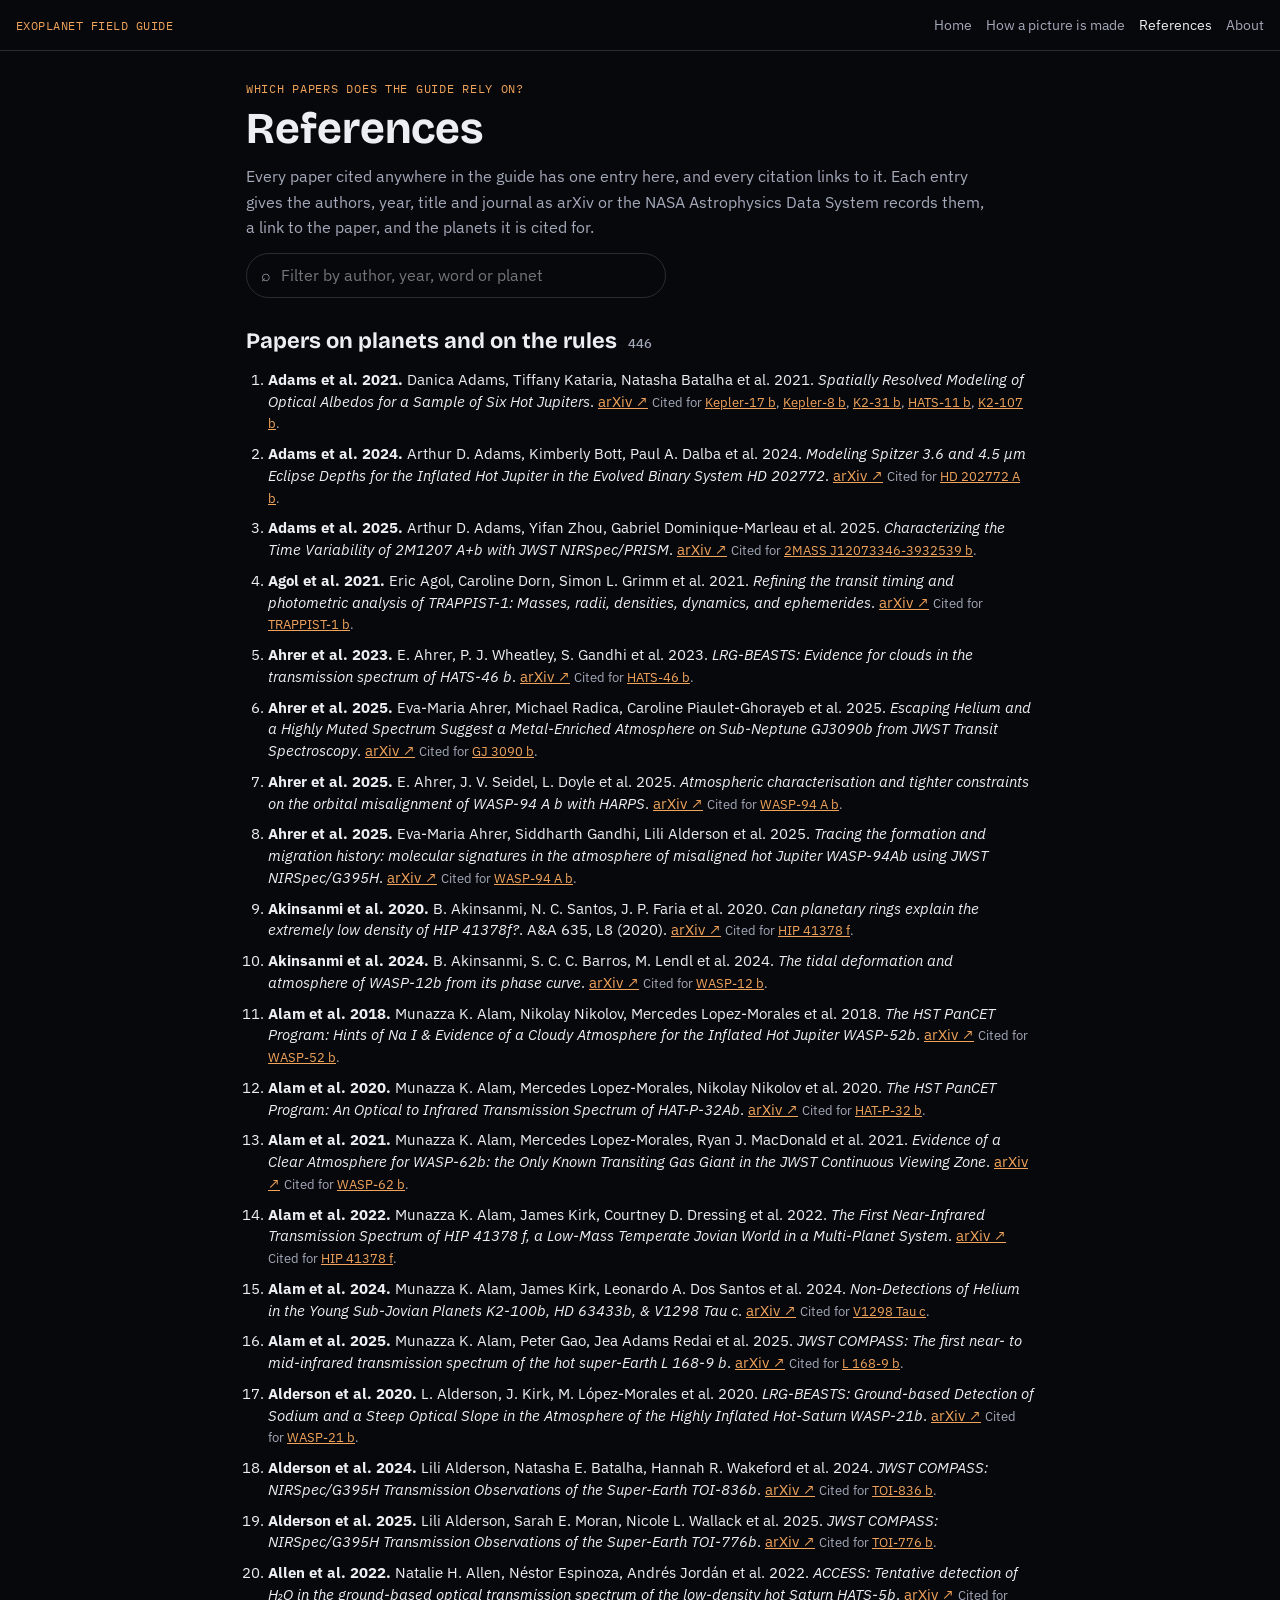
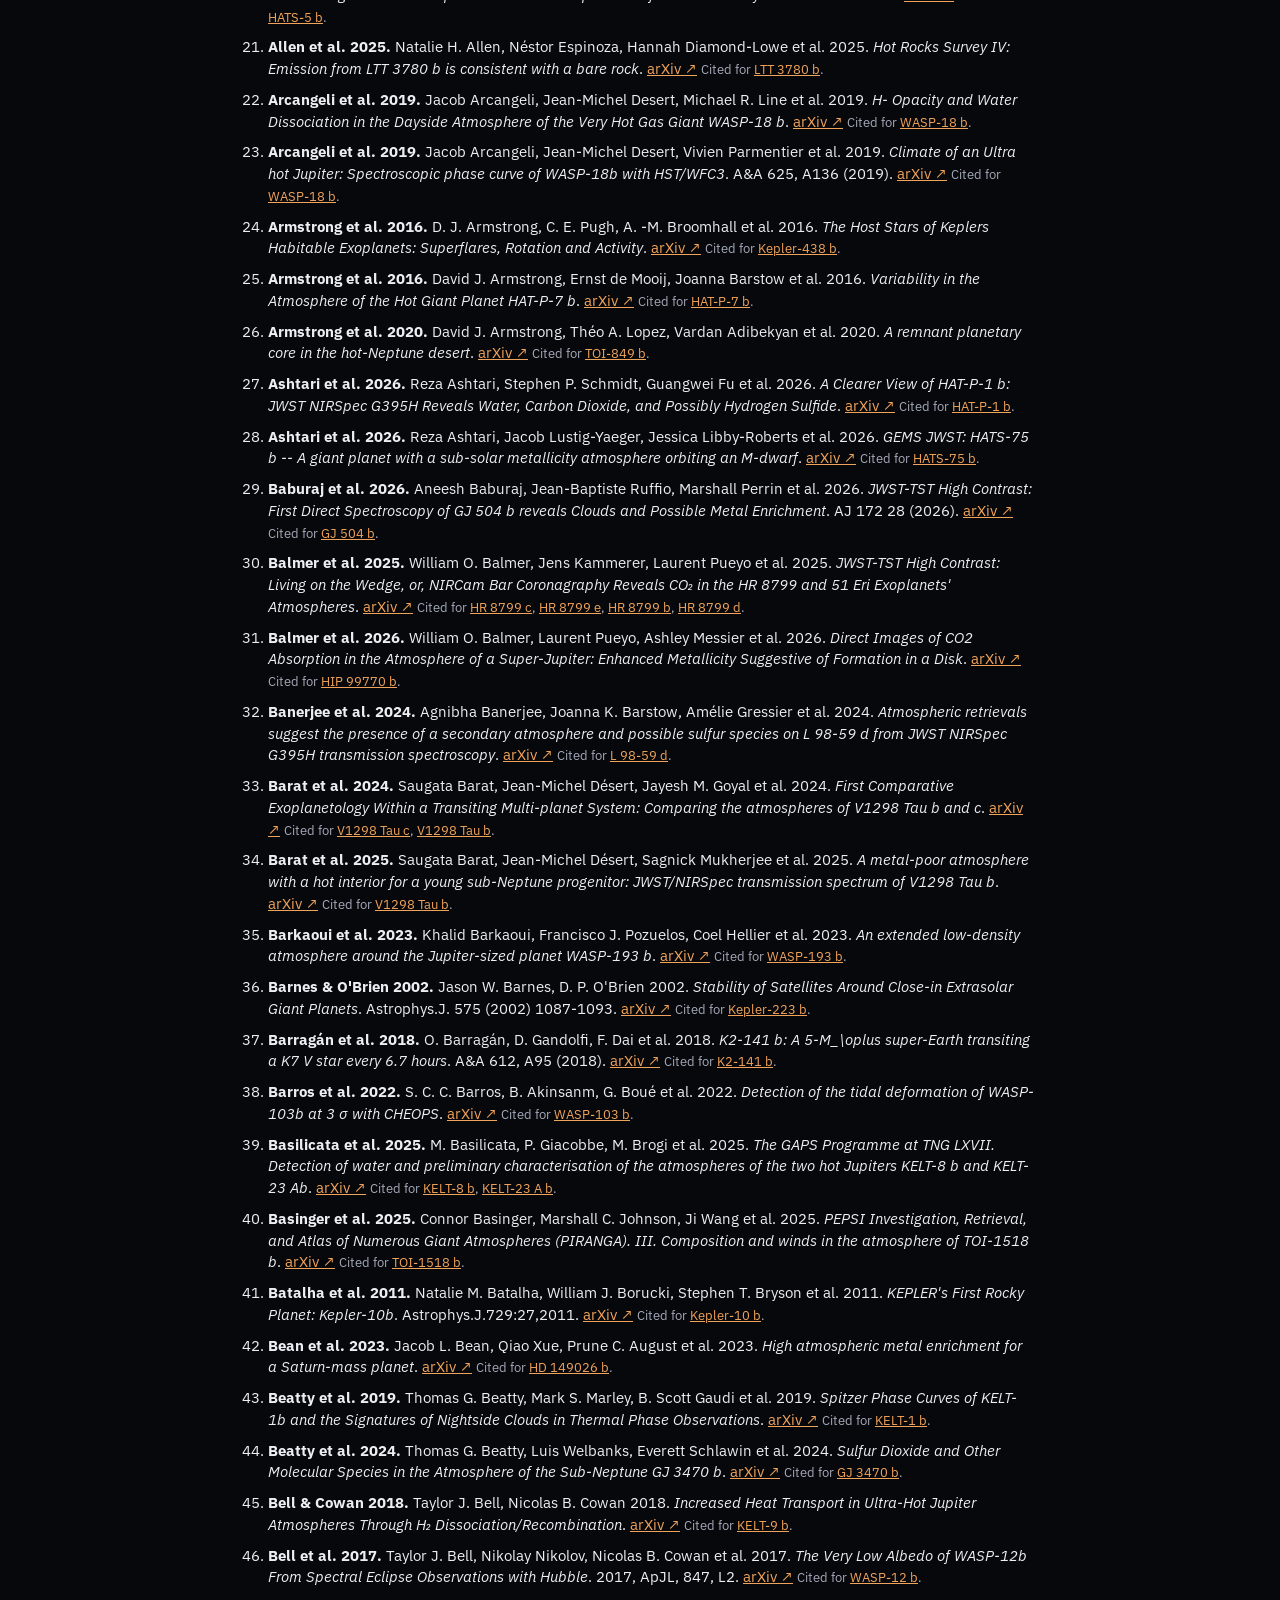
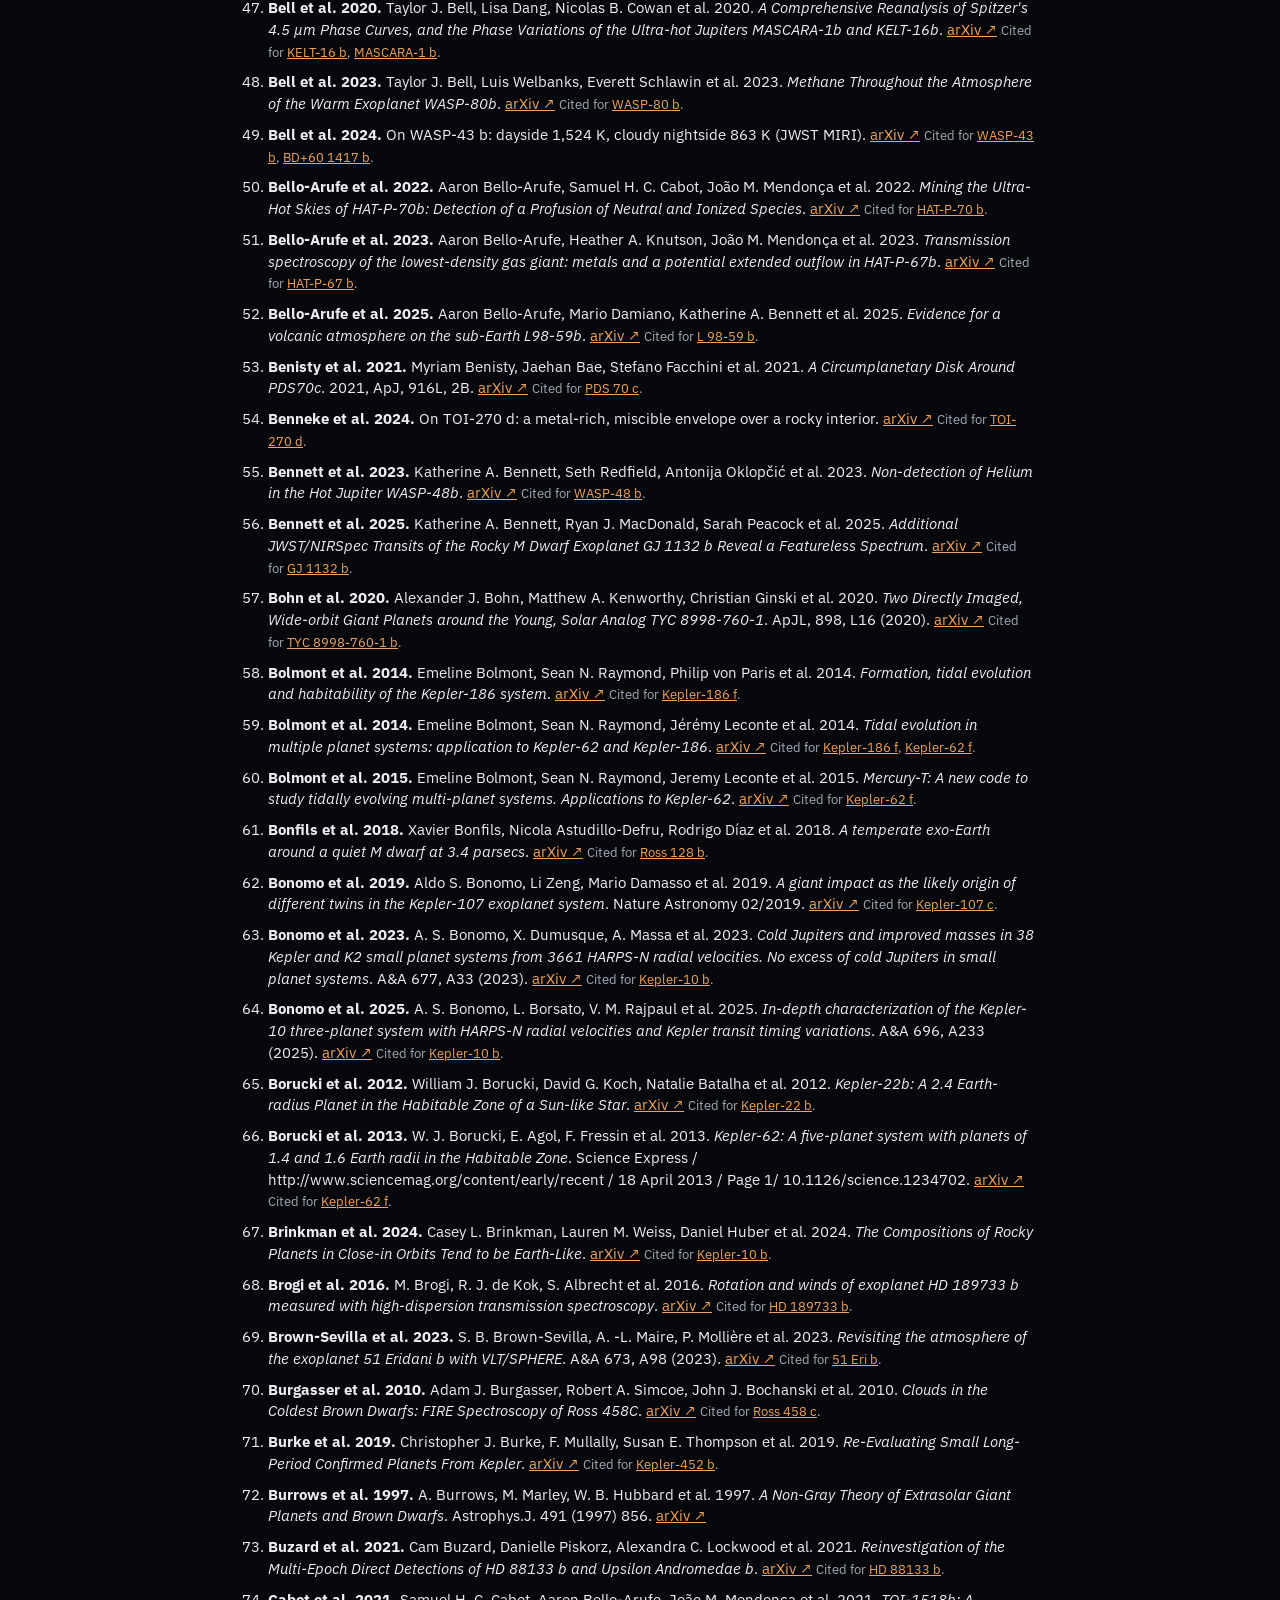
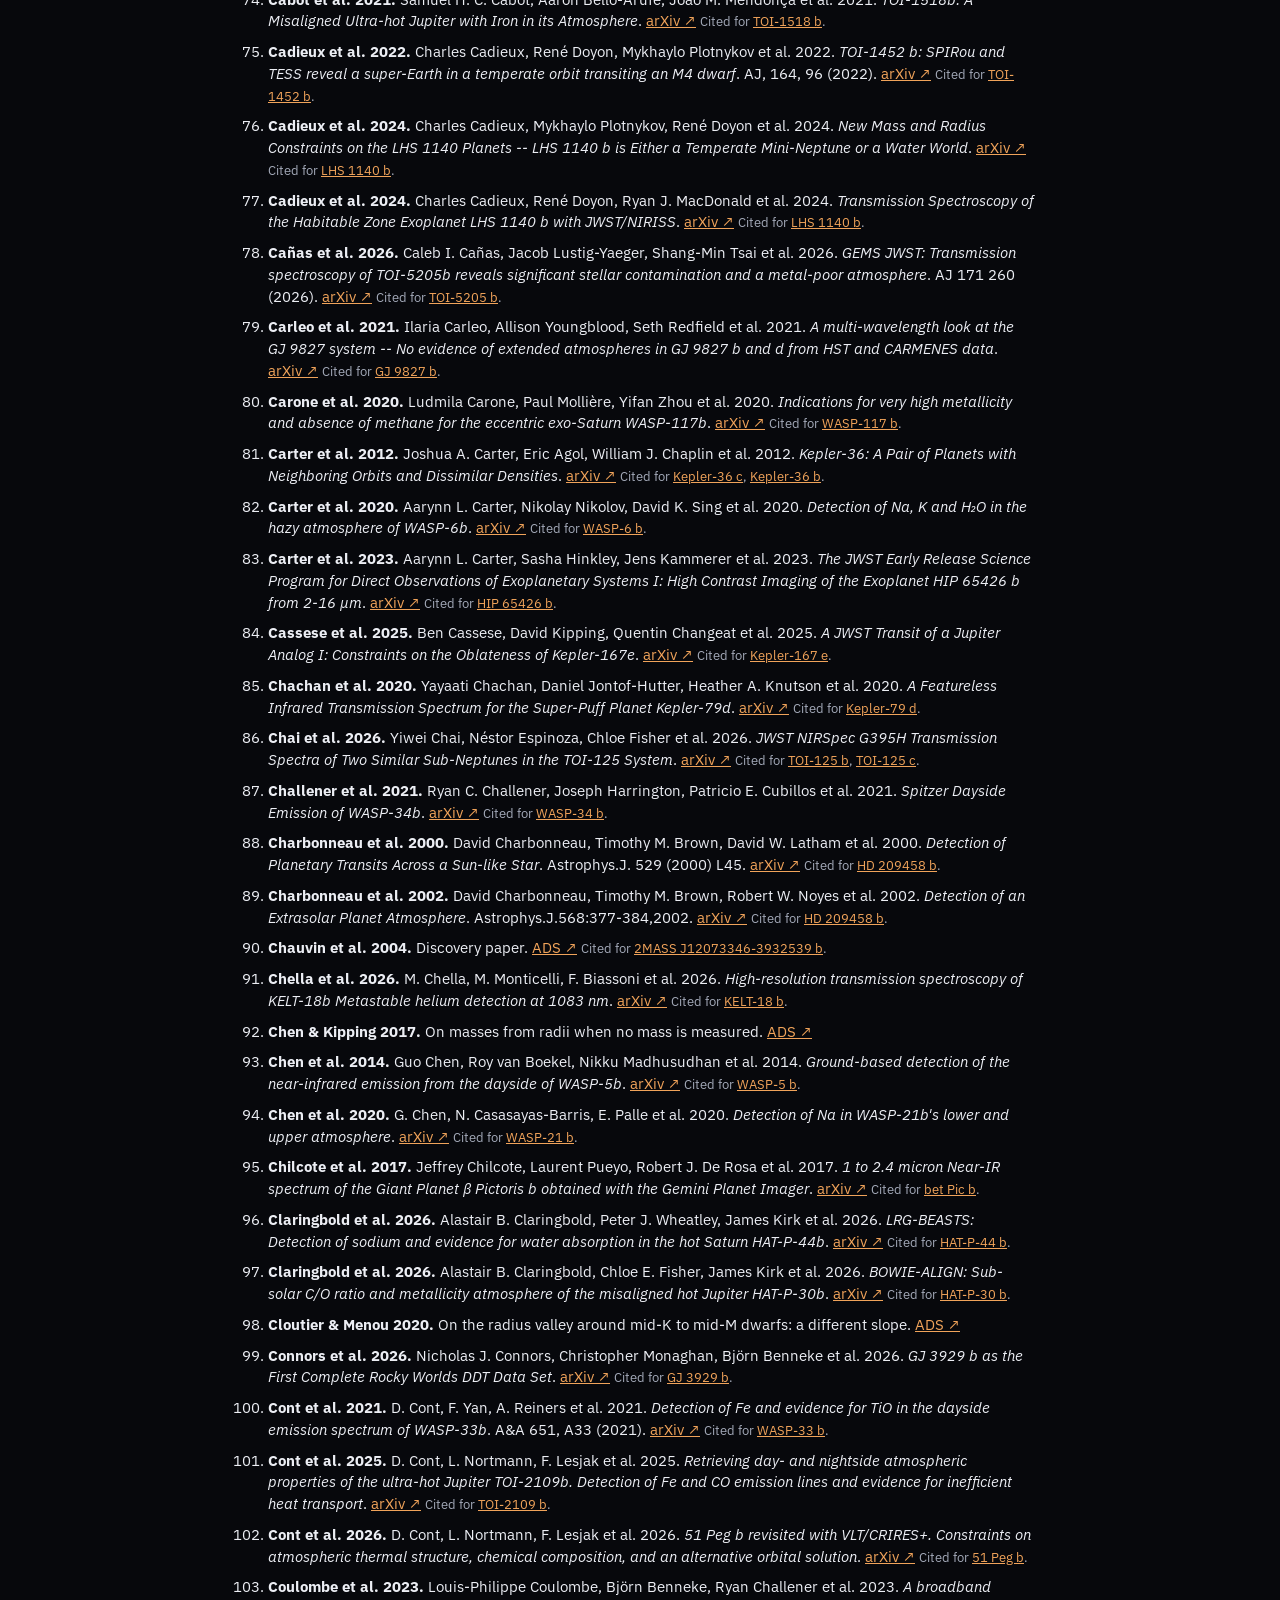
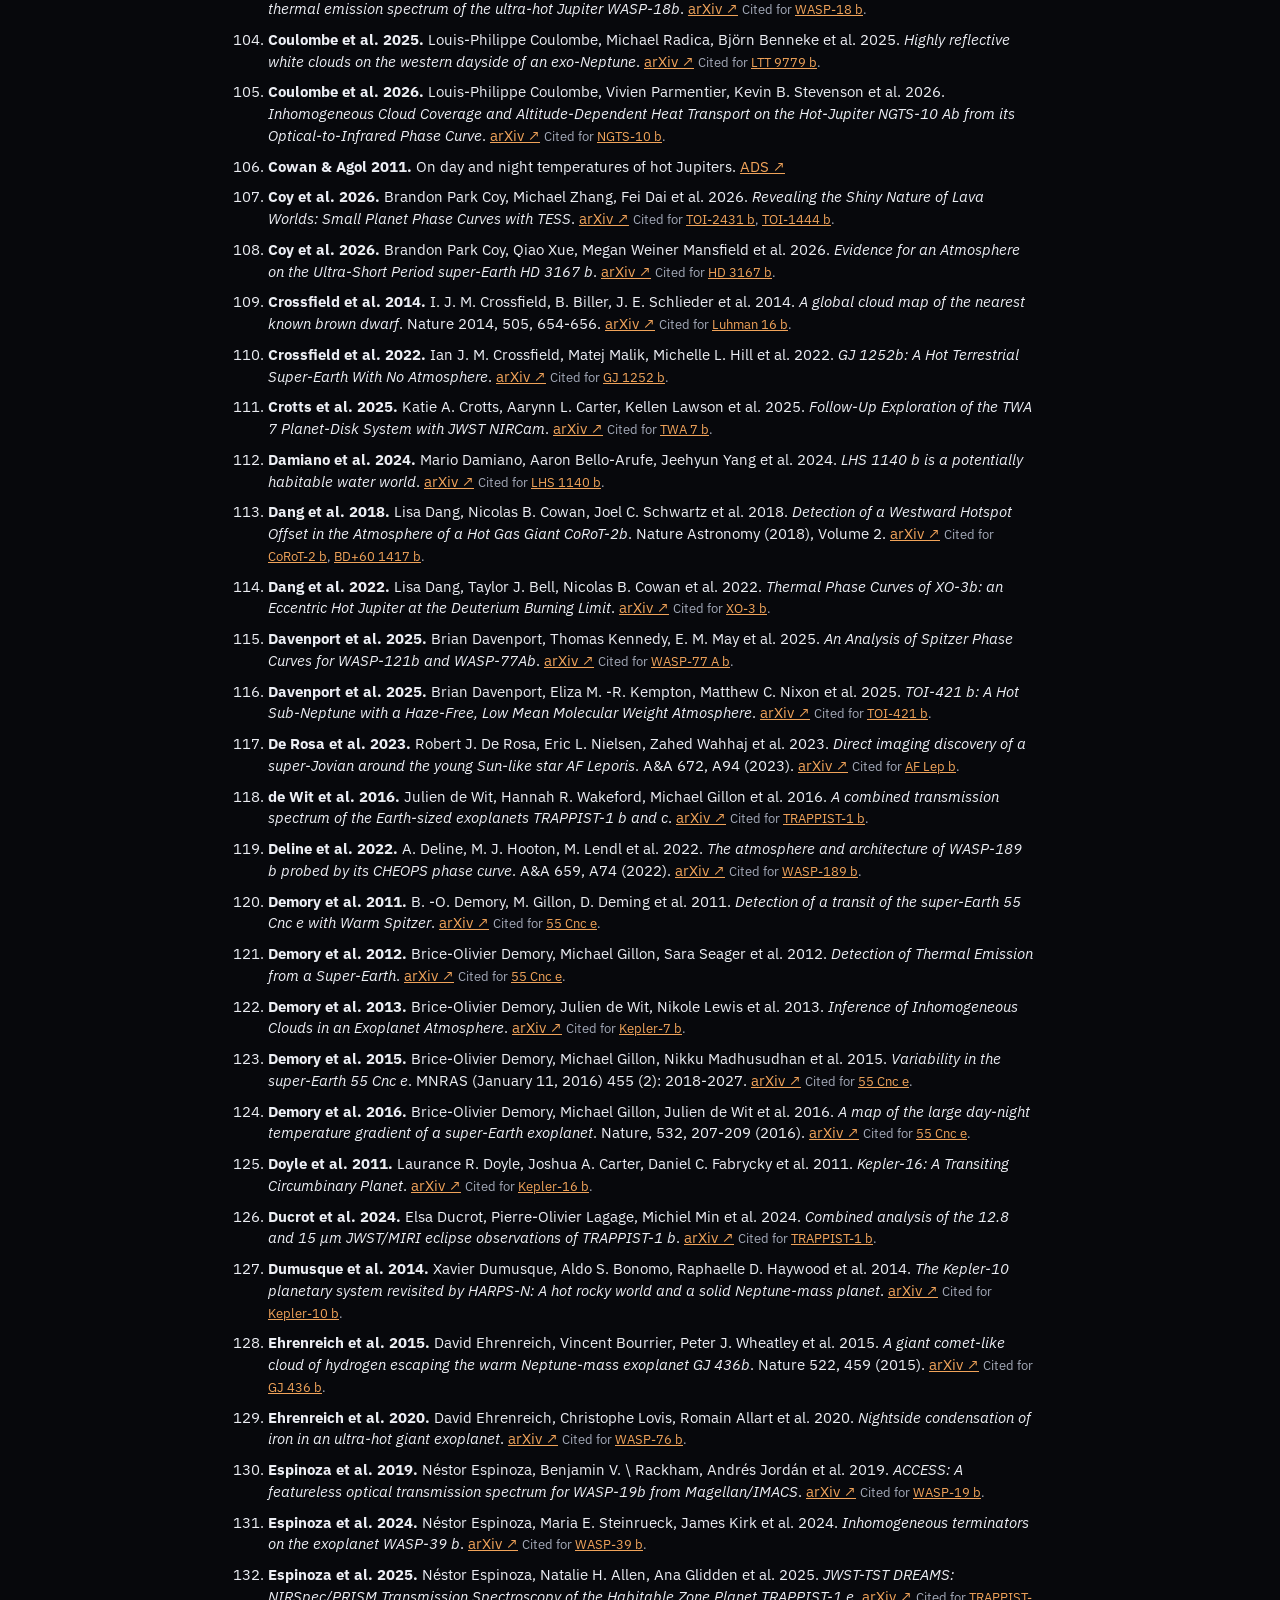
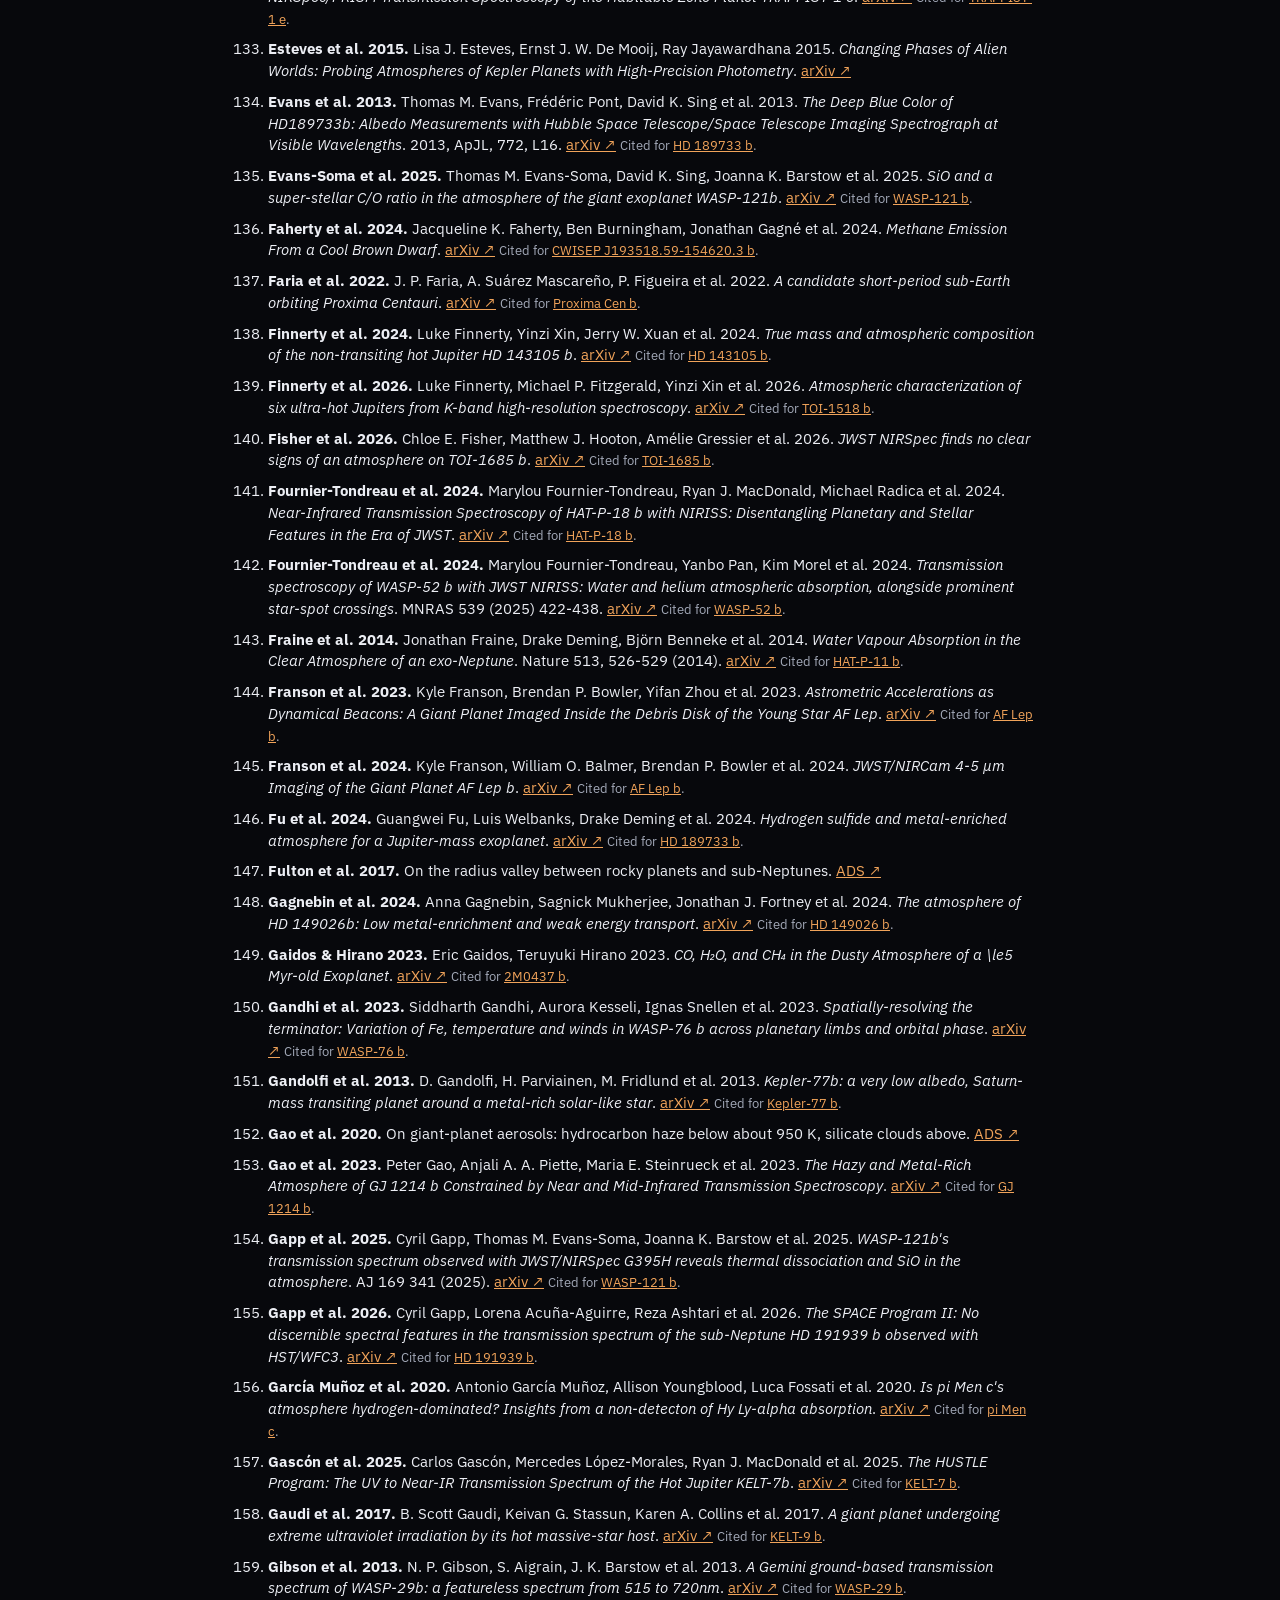
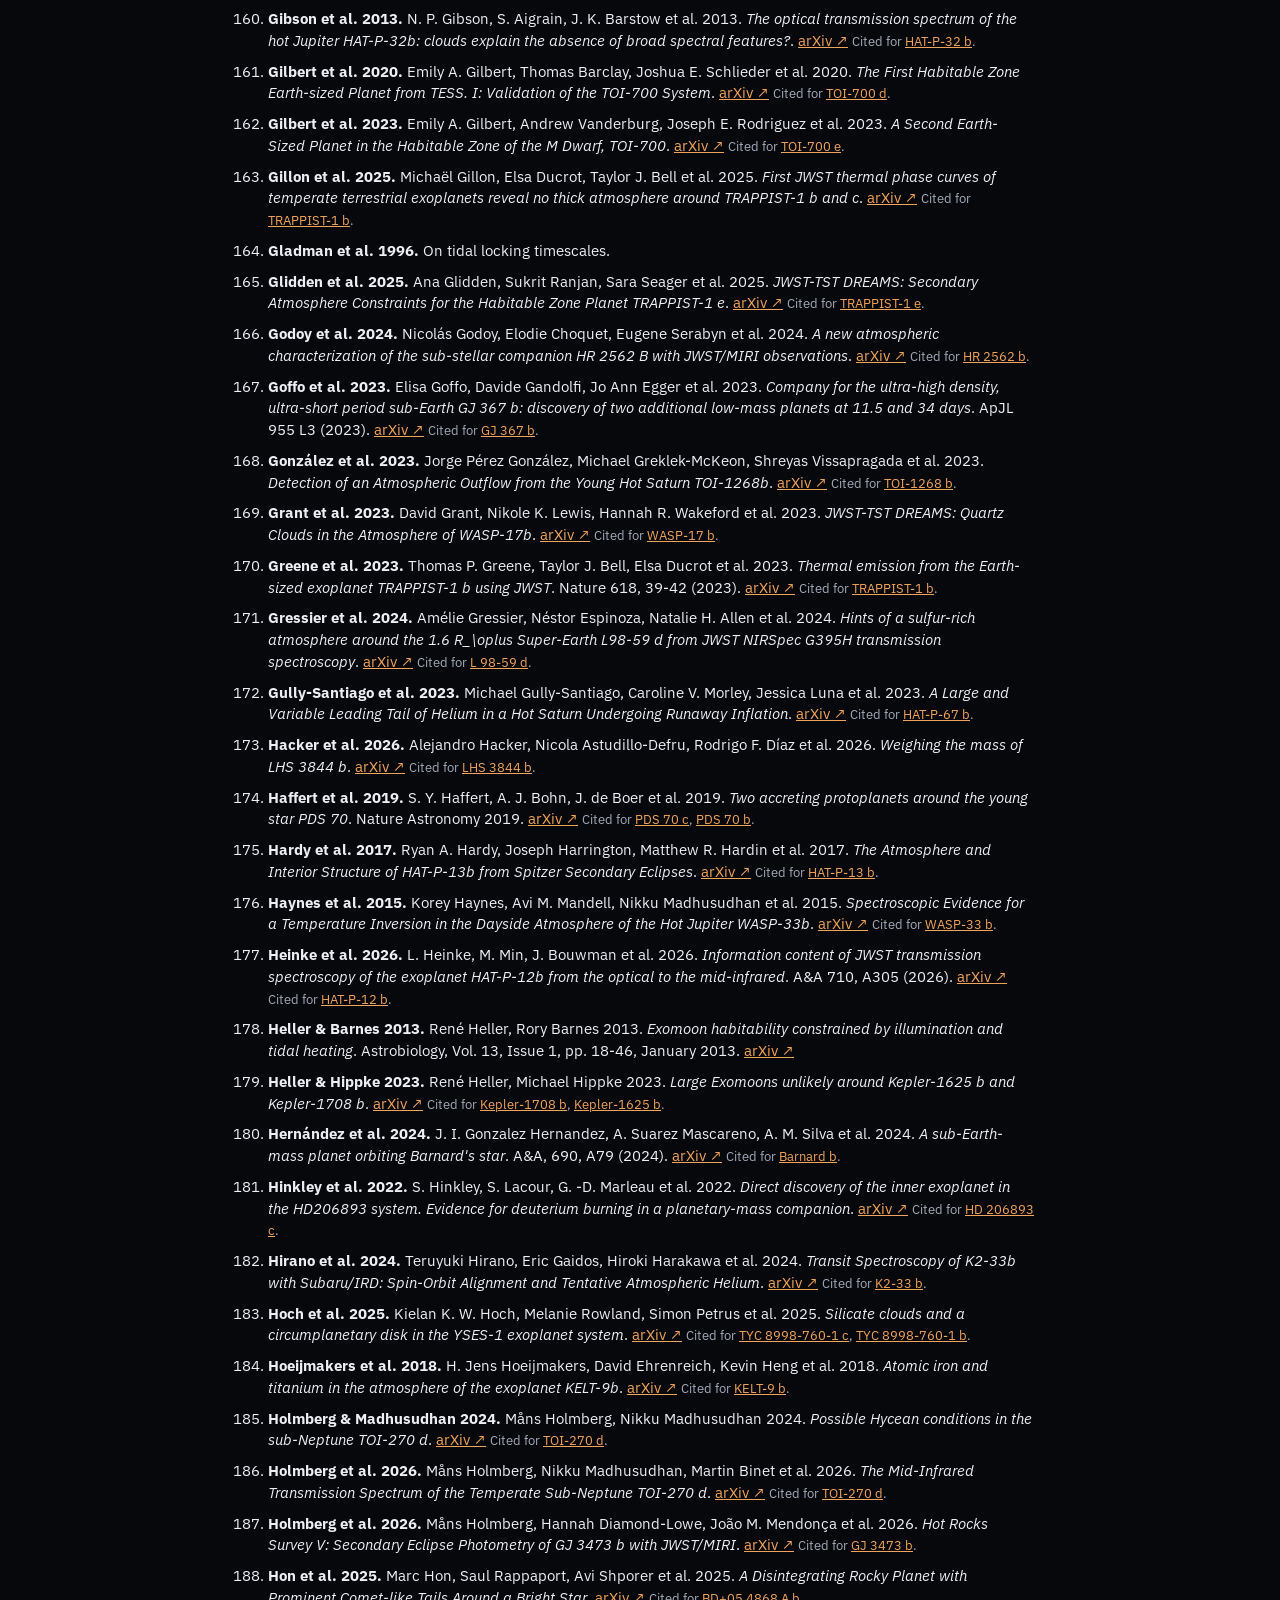
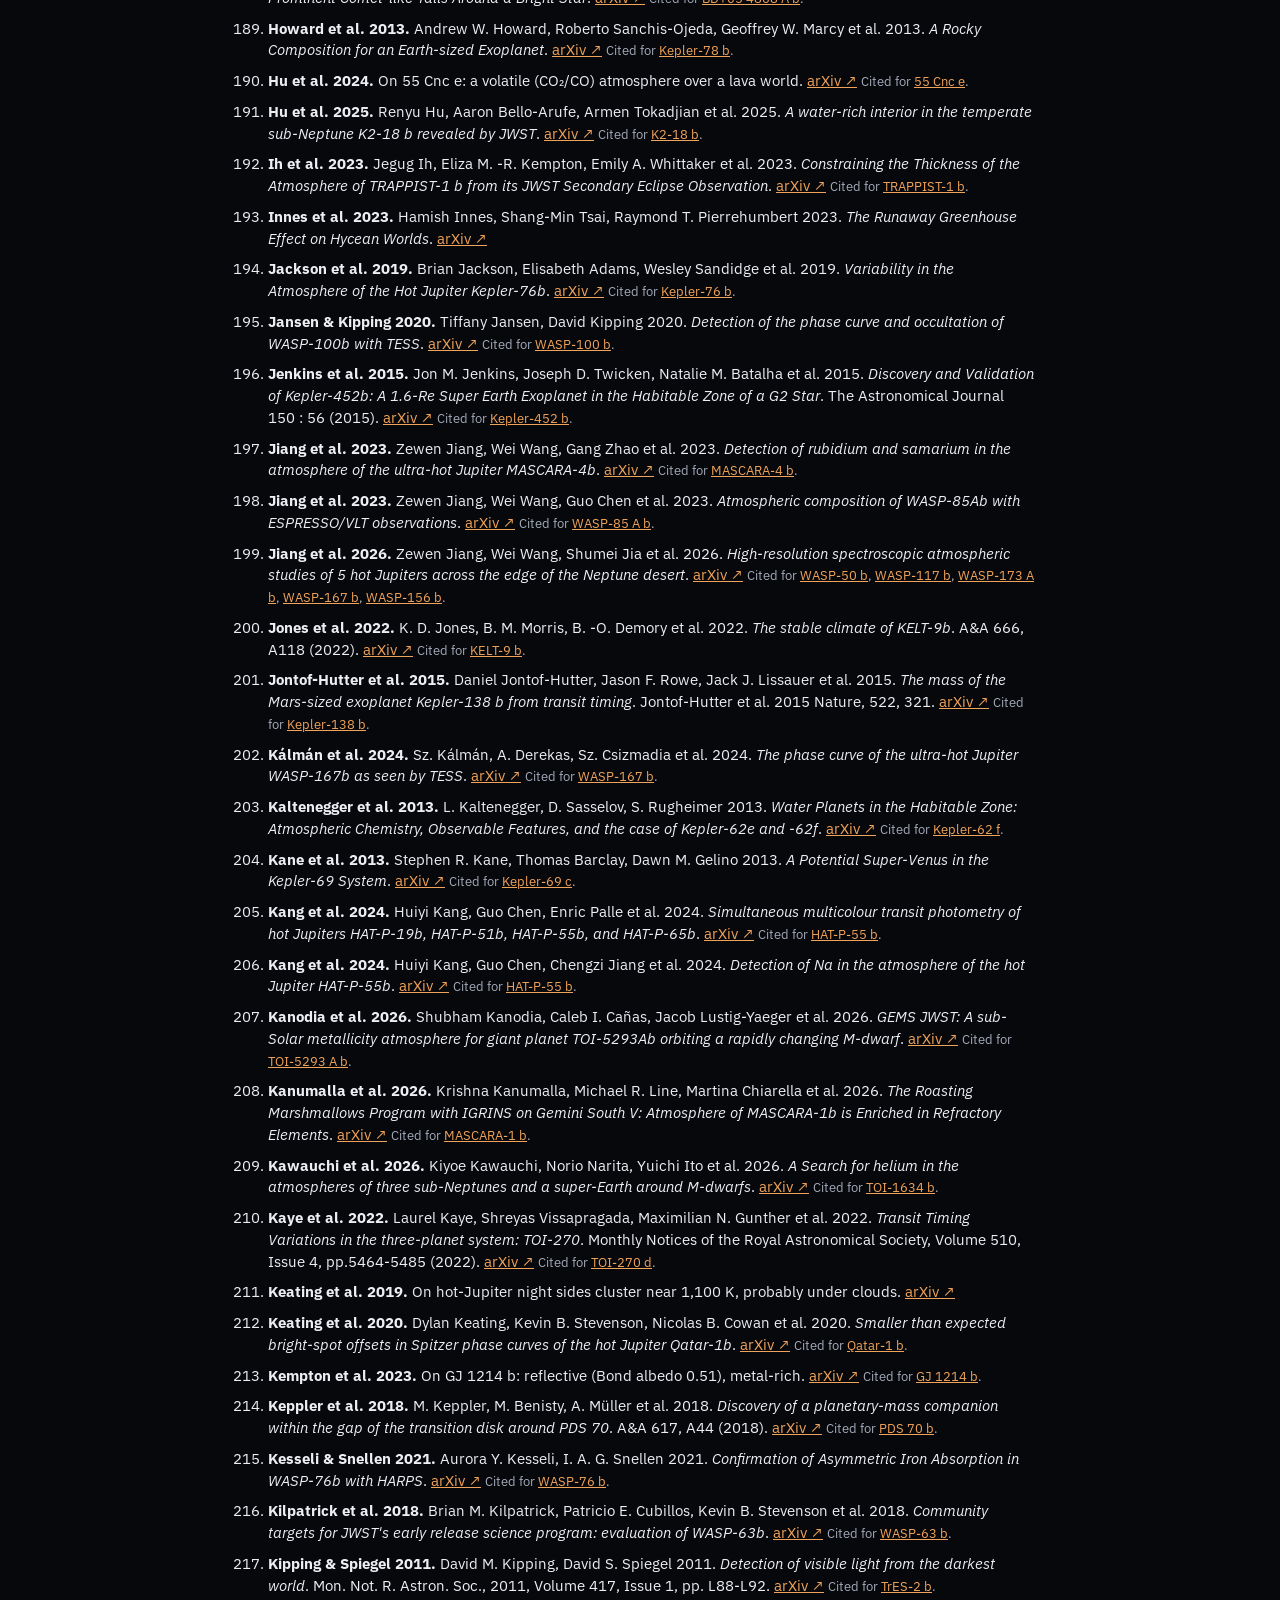
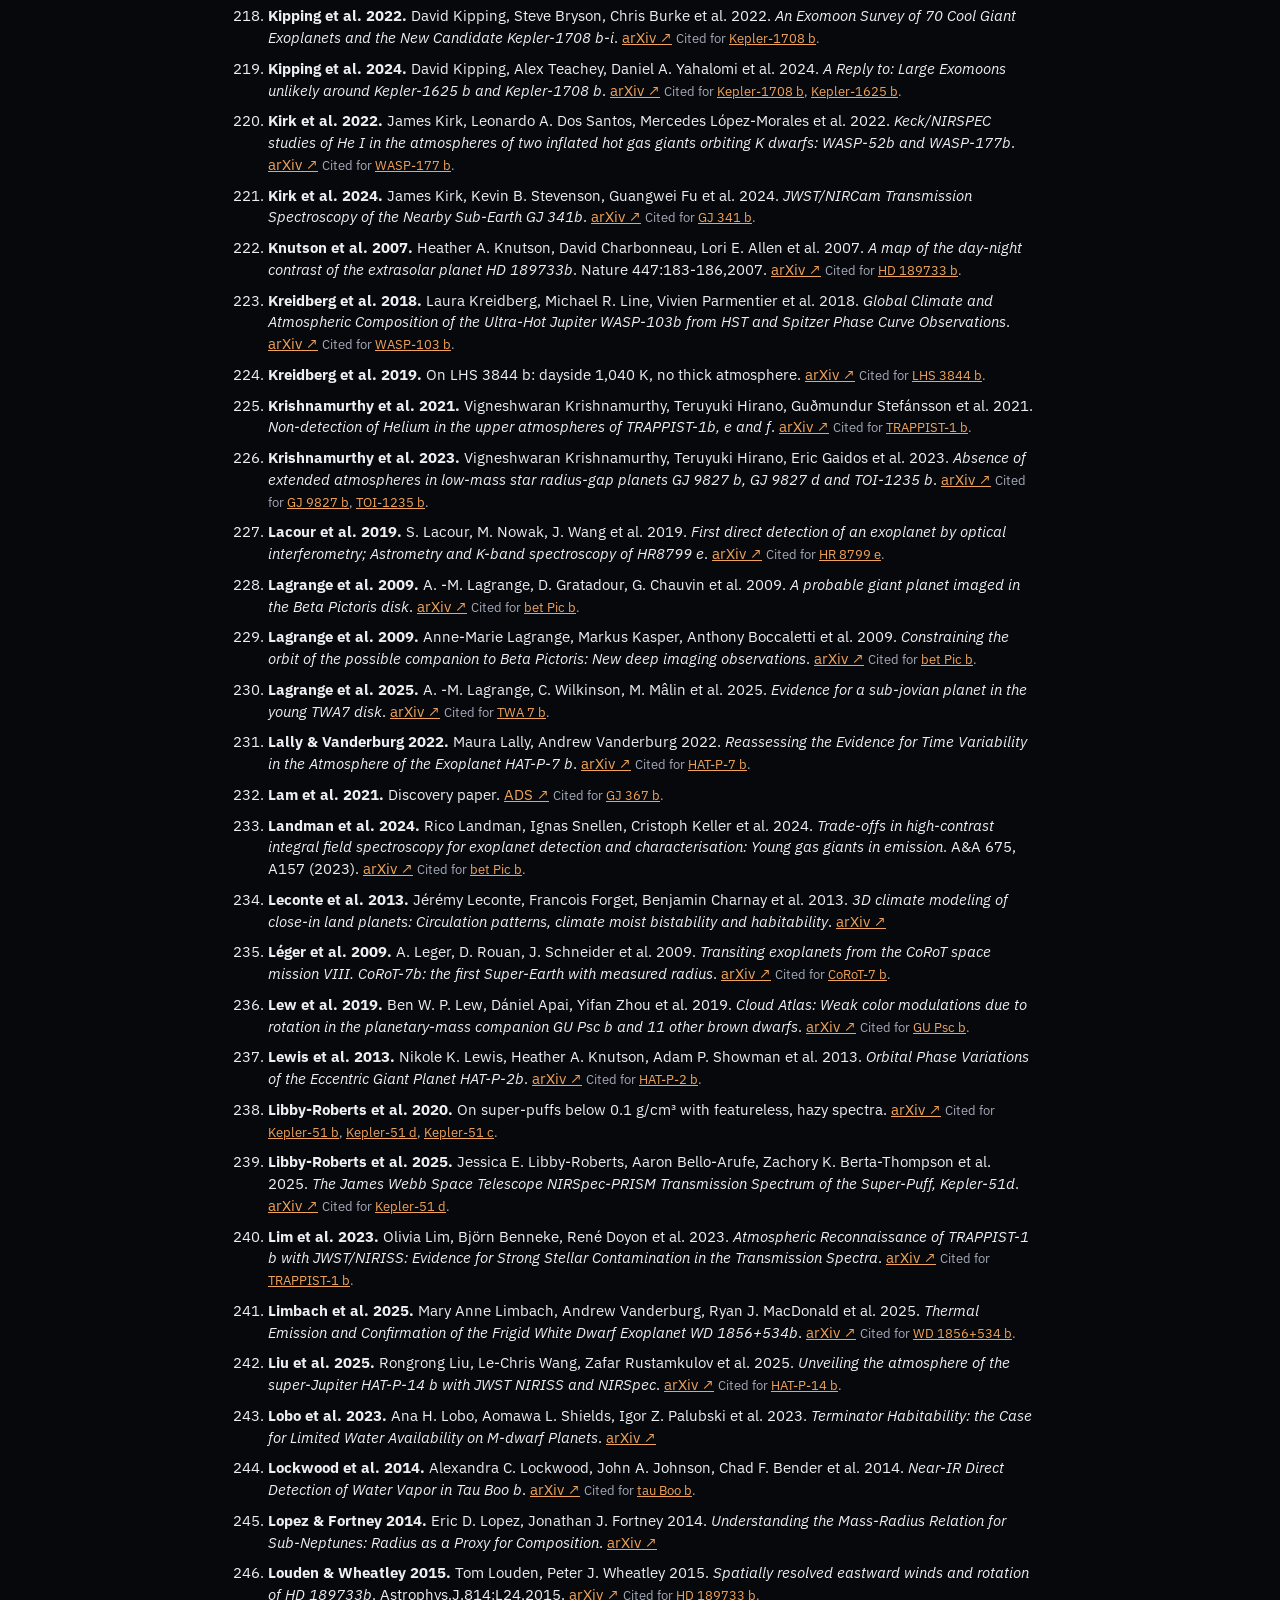
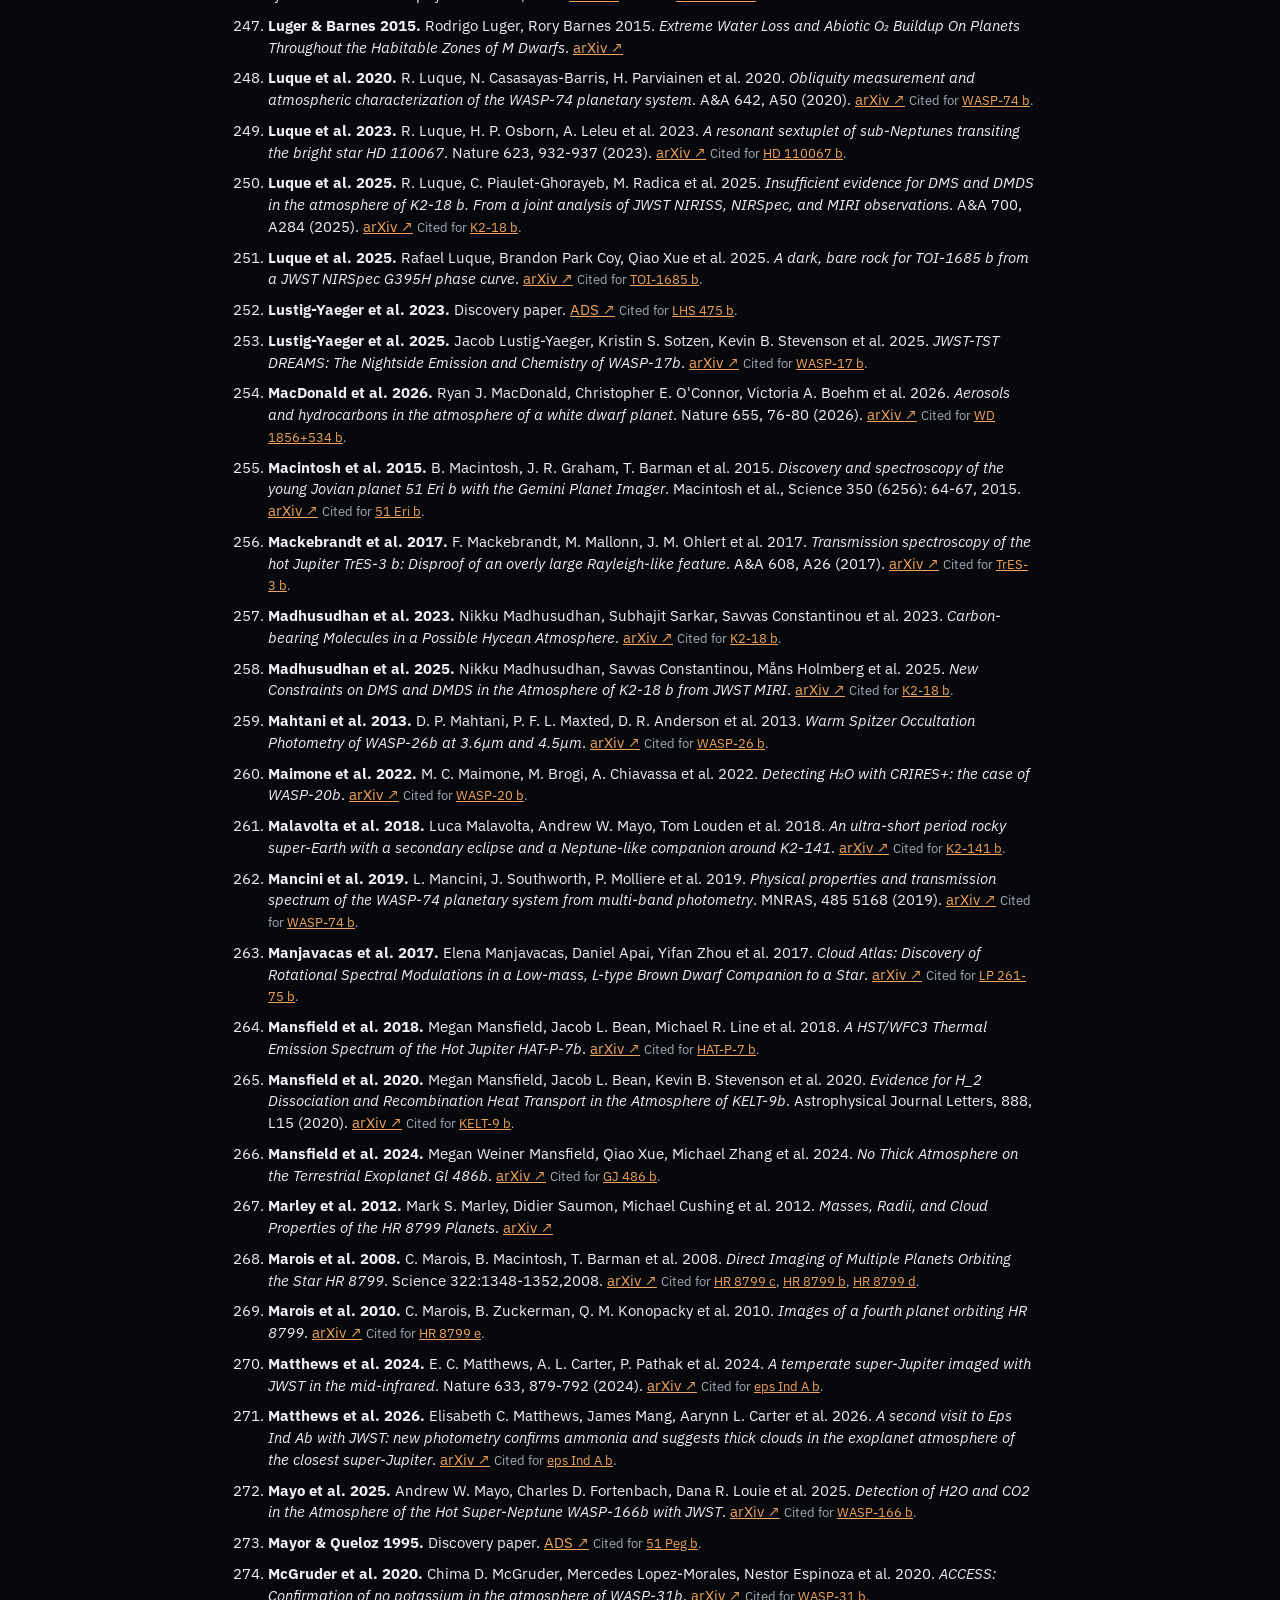
<file: refs.html>
<!doctype html>
<html lang="en">
<head>
<meta charset="utf-8">
<meta name="viewport" content="width=device-width, initial-scale=1, viewport-fit=cover">
<title>References</title>
<meta name="description" content="Every paper the Exoplanet Field Guide uses, with links to the originals.">
<link rel="icon" href="favicon.svg" type="image/svg+xml">
<link rel="icon" href="favicon-32.png" sizes="32x32" type="image/png">
<link rel="apple-touch-icon" href="apple-touch-icon.png">
<meta name="theme-color" content="#07080c">
<meta property="og:type" content="website">
<meta property="og:site_name" content="Exoplanet Field Guide">
<meta property="og:title" content="References · Exoplanet Field Guide">
<meta property="og:description" content="Every paper the Exoplanet Field Guide uses, with links to the originals.">
<meta property="og:url" content="https://vincentvaneylen.github.io/exofieldguide/refs.html">
<meta property="og:image" content="https://vincentvaneylen.github.io/exofieldguide/og-image.jpg">
<meta property="og:image:width" content="1200">
<meta property="og:image:height" content="630">
<meta property="og:image:alt" content="A bright star over a rocky plain under a black sky, with the words: What would you see if you stood there?">
<meta name="twitter:card" content="summary_large_image">
<meta name="claude:viewport-fit-sides" content="cover">
<link rel="preconnect" href="https://fonts.googleapis.com">
<link rel="stylesheet" href="https://fonts.googleapis.com/css2?family=Bricolage+Grotesque:opsz,wght@12..96,500;12..96,700&family=IBM+Plex+Sans:wght@400;500;600&family=IBM+Plex+Mono:wght@400;500&display=swap">
<link rel="stylesheet" href="style.css?v=10">
<style>html, body { height: auto; } body { margin: 0; overflow: auto; } :root { padding-top: env(safe-area-inset-top); padding-bottom: env(safe-area-inset-bottom); } [hidden] { display: none !important; }</style>
</head>
<body class="doc">
<header class="dochead gut"><a class="mono brand" href="./">EXOPLANET FIELD GUIDE</a><nav class="topnav" aria-label="Pages"><a href="./">Home</a><a href="recipe.html">How a picture is made</a><a href="refs.html" aria-current="page">References</a><a href="about.html">About</a></nav></header>
<main class="docmain gut">
  <p class="mono q">Which papers does the guide rely on?</p>
  <h1>References</h1>
  <p class="lede">Every paper cited anywhere in the guide has one entry here, and every citation links to it. Each entry gives the authors, year, title and journal as arXiv or the NASA Astrophysics Data System records them, a link to the paper, and the planets it is cited for.</p>
  <label class="search"><span aria-hidden="true">⌕</span><input id="fq" autocomplete="off" spellcheck="false" placeholder="Filter by author, year, word or planet" aria-label="Filter the references"></label>
  <h2>Papers on planets and on the rules <span class="count" id="nMain"></span></h2>
  <ol class="reflist" id="rMain"></ol>
  <h2>Cited in the text, not yet matched to a record <span class="count" id="nUn"></span></h2>
  <p class="hint">These citations come from the guide's notes. The search link looks for the paper; until it is matched, treat the citation with care.</p>
  <ol class="reflist" id="rUn"></ol>
  <h2>Discovery papers <span class="count" id="nDisc"></span></h2>
  <p class="hint">The paper that announced each planet, as the NASA Exoplanet Archive records it.</p>
  <details id="discBox"><summary>Show all discovery papers</summary><ol class="reflist" id="rDisc"></ol></details>
</main>
<script src="js/data-catalogue.js"></script>
<script src="js/data-refs.js"></script>
<script>
const $ = id => document.getElementById(id), esc = s => (s || "").replace(/&(?!\w+;)/g, "&amp;").replace(/</g, "&lt;");
const sortKey = r => (r.cite || r.authors || "").normalize("NFD").replace(/[^\w ]/g, "").toLowerCase() + (r.year || "");
const out = u => u ? ` <a href="${u}" target="_blank" rel="noopener">${/arxiv\.org/.test(u) ? "arXiv" : /adsabs/.test(u) ? "ADS" : "Paper"} ↗</a>` : "";
const forP = ps => ps && ps.filter(Boolean).length ? ` <span class="for">Cited for ${ps.filter(Boolean).slice(0, 6).map(p => `<a href="./#pl-${encodeURIComponent(p.toLowerCase().replace(/[\s\-_'’.]/g, ""))}">${esc(p)}</a>`).join(", ")}${ps.length > 6 ? " and others" : ""}.</span>` : "";
const main = Object.entries(REFLIST).sort((a, b) => sortKey(a[1]) < sortKey(b[1]) ? -1 : 1);
$("rMain").innerHTML = main.map(([k, r]) => `<li id="${k}"><b>${esc(r.cite)}.</b> ${r.kind === "paper" ? `${esc(r.authors)} ${r.year}. <i>${esc(r.title)}</i>.${r.journal ? " " + esc(r.journal.replace(/\.$/, "")) + "." : ""}` : r.what ? `${r.kind === "discovery" ? "Discovery paper" : "On " + esc(r.what)}.` : ""}${out(r.url)}${forP(r.planets)}</li>`).join("");
$("nMain").textContent = main.length;
const un = new Map(); for (const [c, p] of REF_UNRESOLVED) { if (!un.has(c)) un.set(c, []); if (p) un.get(c).push(p); }
const slug = c => "u-" + c.normalize("NFD").replace(/[^\w]+/g, "-").replace(/^-|-$/g, "").toLowerCase();
$("rUn").innerHTML = [...un.entries()].sort().map(([c, ps]) => `<li id="${slug(c)}"><b>${esc(c)}.</b> <a href="https://ui.adsabs.harvard.edu/search/q=${encodeURIComponent(`author:"^${c.split(/ et al| &| and /)[0].split(" ").pop()}" year:${(c.match(/\d{4}/) || [""])[0]}`)}" target="_blank" rel="noopener">Search ADS ↗</a>${forP(ps)}</li>`).join("");
$("nUn").textContent = un.size;
const disc = new Map(); for (const r of CAT) { if (!r[18]) continue; const k = "ads" + r[18].replace(/[^A-Za-z0-9]/g, ""), e = disc.get(k); if (e) e.p.push(r[0]); else disc.set(k, { ref: r[17], bib: r[18], p: [r[0]] }); }
$("nDisc").textContent = disc.size;
let discDone = false;
function fillDisc() { if (discDone) return; discDone = true; $("rDisc").innerHTML = [...disc.entries()].sort((a, b) => a[1].ref < b[1].ref ? -1 : 1).map(([k, d]) => `<li id="${k}"><b>${d.ref}.</b> Discovery of ${esc(d.p.slice(0, 4).join(", "))}${d.p.length > 4 ? ` and ${d.p.length - 4} more` : ""}. <a href="https://ui.adsabs.harvard.edu/abs/${encodeURIComponent(d.bib)}/abstract" target="_blank" rel="noopener">ADS ↗</a></li>`).join(""); }
$("discBox").addEventListener("toggle", fillDisc);
function goHash() { const h = decodeURIComponent(location.hash.slice(1)); if (!h) return; if (/^ads/.test(h)) { fillDisc(); $("discBox").open = true; } const el = document.getElementById(h); if (el) { el.scrollIntoView({ block: "center" }); document.querySelectorAll(".reflist li.hit").forEach(x => x.classList.remove("hit")); el.classList.add("hit"); } }
addEventListener("hashchange", goHash); goHash();
$("fq").oninput = e => { const q = e.target.value.trim().toLowerCase(); if (q) { fillDisc(); $("discBox").open = true; } document.querySelectorAll(".reflist li").forEach(li => li.hidden = !!q && !li.textContent.toLowerCase().includes(q)); };
</script>
</body>
</html>
</file>
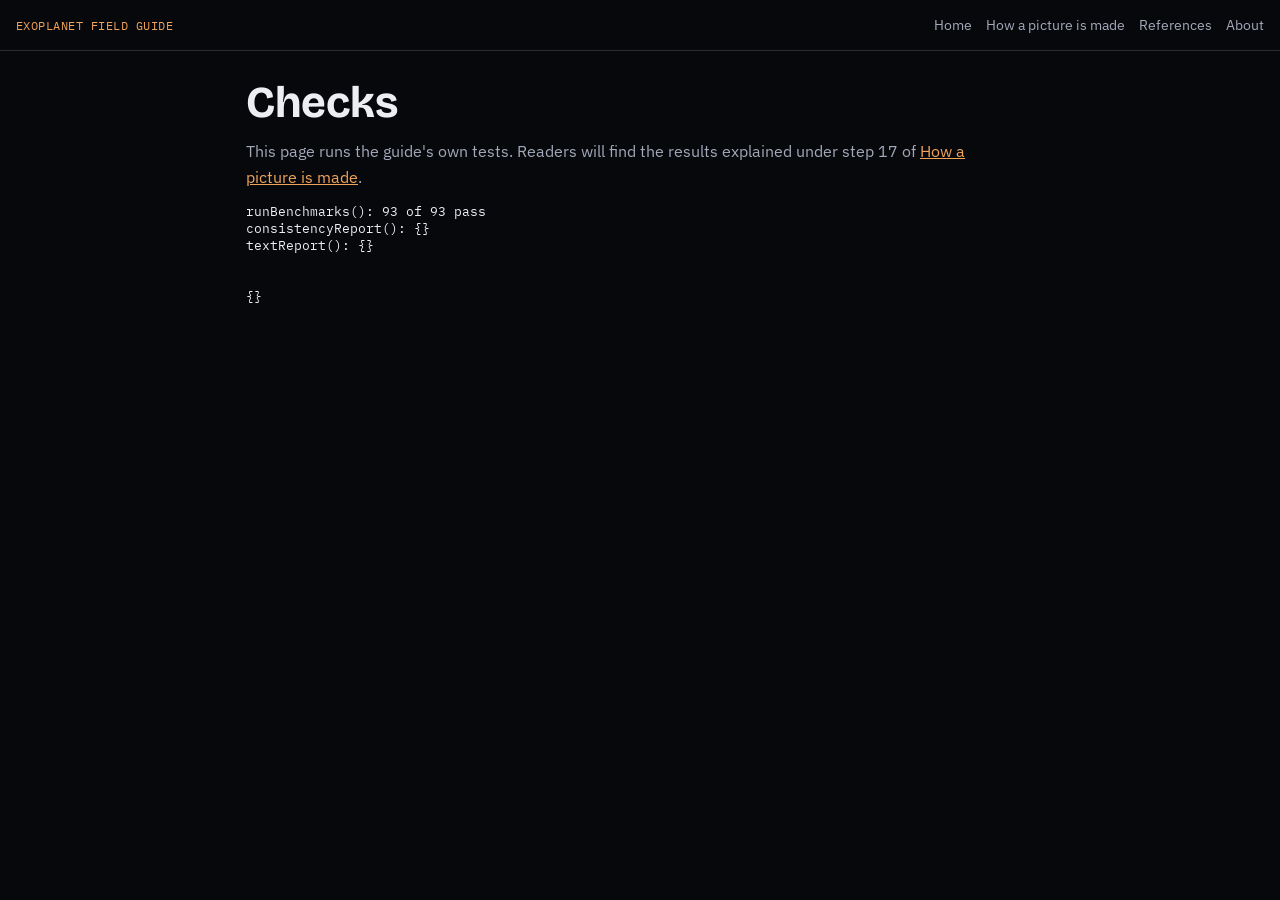
<file: science.html>
<!doctype html>
<html lang="en">
<head>
<meta charset="utf-8">
<meta name="viewport" content="width=device-width, initial-scale=1, viewport-fit=cover">
<title>Checks</title>
<meta name="robots" content="noindex">
<meta name="description" content="Internal checks of the Exoplanet Field Guide.">
<link rel="icon" href="favicon.svg" type="image/svg+xml">
<link rel="icon" href="favicon-32.png" sizes="32x32" type="image/png">
<link rel="apple-touch-icon" href="apple-touch-icon.png">
<meta name="theme-color" content="#07080c">
<meta property="og:type" content="website">
<meta property="og:site_name" content="Exoplanet Field Guide">
<meta property="og:title" content="Checks · Exoplanet Field Guide">
<meta property="og:description" content="Internal checks of the Exoplanet Field Guide.">
<meta property="og:url" content="https://vincentvaneylen.github.io/exofieldguide/science.html">
<meta property="og:image" content="https://vincentvaneylen.github.io/exofieldguide/og-image.jpg">
<meta property="og:image:width" content="1200">
<meta property="og:image:height" content="630">
<meta property="og:image:alt" content="A bright star over a rocky plain under a black sky, with the words: What would you see if you stood there?">
<meta name="twitter:card" content="summary_large_image">
<meta name="claude:viewport-fit-sides" content="cover">
<link rel="preconnect" href="https://fonts.googleapis.com">
<link rel="stylesheet" href="https://fonts.googleapis.com/css2?family=Bricolage+Grotesque:opsz,wght@12..96,500;12..96,700&family=IBM+Plex+Sans:wght@400;500;600&family=IBM+Plex+Mono:wght@400;500&display=swap">
<link rel="stylesheet" href="style.css?v=10">
<style>html, body { height: auto; } body { margin: 0; overflow: auto; } :root { padding-top: env(safe-area-inset-top); padding-bottom: env(safe-area-inset-bottom); } [hidden] { display: none !important; }</style>
</head>
<body class="doc">
<header class="dochead gut"><a class="mono brand" href="./">EXOPLANET FIELD GUIDE</a><nav class="topnav" aria-label="Pages"><a href="./">Home</a><a href="recipe.html">How a picture is made</a><a href="refs.html">References</a><a href="about.html">About</a></nav></header>
<main class="docmain gut">
  <h1>Checks</h1>
  <p class="lede">This page runs the guide's own tests. Readers will find the results explained under step 17 of <a href="recipe.html#step17">How a picture is made</a>.</p>
  <pre id="out" style="white-space:pre-wrap;font:13px var(--f-mono)">Running…</pre>
</main>
<div hidden><canvas id="gl" width="16" height="16"></canvas><canvas id="c2" width="16" height="16"></canvas><canvas id="fx" width="16" height="16"></canvas><canvas id="lab" width="16" height="16"></canvas></div>
<script src="js/shader-terrain.js"></script>
<script src="js/core-colour.js"></script>
<script src="js/data-findings.js"></script>
<script src="js/data-worlds-hand.js"></script>
<script src="js/physics-worlds-auto.js"></script>
<script src="js/data-samples.js"></script>
<script src="js/data-literature.js"></script>
<script src="js/data-catalogue.js"></script>
<script src="js/physics-derived.js"></script>
<script src="js/physics-giants.js"></script>
<script src="js/scene-recipe.js"></script>
<script src="js/scene-animals.js"></script>
<script src="js/core-categories.js"></script>
<script src="js/lab-benchmarks.js"></script>
<script src="js/lab-consistency.js"></script>
<script src="js/ui-state.js"></script>
<script src="js/render-globe.js"></script>
<script src="js/render-terrain.js"></script>
<script src="js/ui-notes.js"></script>
<script src="js/data-review.js"></script>
<script src="js/data-review-plain.js"></script>
<script src="js/ui-about.js"></script>
<script src="js/ui-describe.js"></script>
<script src="js/data-refs.js"></script>
<script src="js/ui-refs.js"></script>
<script src="js/ui-words.js"></script>
<script src="js/data-records.js"></script>
<script src="js/data-context.js"></script>
<script src="js/core-records.js"></script>
<script src="js/ui-trace.js"></script>
<script>
let tintCache = null;
const normName = n => n.toLowerCase().replace(/[\s\-_'’.]/g, ""), CAT_NORM = new Map(CAT.map(r => [normName(r[0]), r[0]]));
</script>
<script src="js/lab-text.js"></script>
<script>
setTimeout(() => {
  const b = runBenchmarks(), c = consistencyReport(), t = typeof textReport === "function" ? textReport() : null;
  document.getElementById("out").textContent = `runBenchmarks(): ${b.filter(r => r.ok).length} of ${b.length} pass\nconsistencyReport(): ${JSON.stringify(c.counts)}\ntextReport(): ${t ? JSON.stringify(t.counts) : "not loaded"}\n\n` + b.filter(r => !r.ok).map(r => `FAIL ${r.p}: ${r.test} (${r.got} vs ${r.want})`).join("\n") + (t ? "\n" + JSON.stringify(t.examples, null, 1) : "");
}, 50);
</script>
</body>
</html>
</file>
<file: style.css>
/* Layout: the picture is the page. One full-bleed view, a header over its top edge, a dock over its bottom edge, one drawer.
   Single dark look by choice: it is a sky. */
:root {
  --bg: #07080c; --panel: rgba(14, 16, 24, 0.84); --solid: #0d0f16; --line: rgba(220, 226, 240, 0.16);
  --fg: #eceef4; --muted: #a3a9b8; --accent: #f0a35a;
  --m: #6fcf97; --d: #8fb3d9; --sc: #e2b84f; --im: #c58ad9;
  --f-display: "Bricolage Grotesque", "Avenir Next", system-ui, sans-serif;
  --f-body: "IBM Plex Sans", system-ui, -apple-system, sans-serif;
  --f-mono: "IBM Plex Mono", ui-monospace, Menlo, monospace;
  color-scheme: dark;
}
*, *::before, *::after { box-sizing: border-box; }
html, body { height: 100%; }
body { background: var(--bg); color: var(--fg); font: 15px/1.5 var(--f-body); overflow: hidden; }
button { font: inherit; color: inherit; background: none; border: 0; cursor: pointer; }
button:focus-visible, a:focus-visible, summary:focus-visible, input:focus-visible { outline: 2px solid var(--accent); outline-offset: 2px; border-radius: 6px; }
a { color: var(--accent); }
h1, h2, h3 { font-family: var(--f-display); font-weight: 700; margin: 0; text-wrap: balance; }
p { margin: 0; }
.gut { padding-left: max(16px, env(safe-area-inset-left, 0px)); padding-right: max(16px, env(safe-area-inset-right, 0px)); }
.mono { font-family: var(--f-mono); font-size: 12px; letter-spacing: 0.04em; }
.src { color: var(--muted); font-size: 13px; }
.btn { display: inline-flex; align-items: center; gap: 8px; border: 1px solid var(--line); background: var(--panel); border-radius: 999px; padding: 8px 15px; font-size: 14px; backdrop-filter: blur(8px); -webkit-backdrop-filter: blur(8px); white-space: nowrap; }
.btn:hover:not([disabled]) { border-color: rgba(220, 226, 240, .45); }
.btn[aria-pressed="true"] { background: var(--fg); color: var(--bg); border-color: var(--fg); }
.btn[disabled] { opacity: .45; cursor: not-allowed; }
.seg { display: inline-flex; border: 1px solid var(--line); border-radius: 999px; overflow: hidden; }
.seg button { font-size: 13px; color: var(--muted); padding: 7px 14px; }
.seg button[aria-pressed="true"] { background: var(--line); color: var(--fg); }
.tag { display: inline-flex; align-items: center; gap: 5px; font-family: var(--f-mono); font-size: 10.5px; letter-spacing: 0.04em; text-transform: uppercase; white-space: nowrap; }
.tag::before { content: ""; width: 7px; height: 7px; border-radius: 50%; background: currentColor; }
.t-m { color: var(--m); } .t-d { color: var(--d); } .t-sc { color: var(--sc); } .t-im { color: var(--im); }
.flag { font-family: var(--f-mono); font-size: 11px; letter-spacing: .05em; text-transform: uppercase; color: var(--accent); border: 1px solid var(--accent); border-radius: 999px; padding: 2px 8px; margin-left: 8px; vertical-align: middle; }

/* ---------- gallery ---------- */
#gallery { height: 100%; overflow-y: auto; padding-block: 40px 60px; }
.g-in { max-width: 1180px; margin: 0 auto; display: grid; gap: 20px; }
.g-head { display: grid; gap: 8px; max-width: 760px; }
.g-head h1 { font-size: clamp(32px, 5vw, 54px); line-height: 1.02; }
.g-head p { color: var(--muted); font-size: 17px; max-width: 60ch; }
.g-tools { display: flex; flex-wrap: wrap; gap: 10px; align-items: center; }
.search { flex: 1 1 260px; max-width: 440px; display: flex; align-items: center; gap: 8px; border: 1px solid var(--line); border-radius: 999px; padding: 9px 16px; color: var(--muted); }
.search input { flex: 1; min-width: 0; background: none; border: 0; color: var(--fg); font: inherit; outline: none; }
.qmsg { color: var(--muted); font-size: 13.5px; min-height: 0; }
.qmsg:empty { display: none; }
.chip { border: 1px solid var(--line); border-radius: 999px; padding: 7px 14px; font-size: 14px; color: var(--muted); }
.chip:hover { color: var(--fg); }
.chip[aria-pressed="true"] { color: var(--bg); background: var(--fg); border-color: var(--fg); }
.cards { display: grid; grid-template-columns: repeat(auto-fill, minmax(250px, 1fr)); gap: 14px; }
.card { display: grid; grid-template-rows: auto 1fr; text-align: left; border-radius: 12px; overflow: hidden; border: 1px solid var(--line); background: #000; }
.card img { width: 100%; height: auto; aspect-ratio: 16 / 9; object-fit: cover; display: block; transition: transform .4s; background: #111; }
.card:hover img { transform: scale(1.03); }
.card .t { padding: 10px 12px 12px; display: grid; gap: 2px; align-content: start; background: var(--solid); }
.card b { font-family: var(--f-display); font-size: 18px; font-weight: 700; }
.card span { font-size: 13.5px; color: var(--muted); }
.g-foot { color: var(--muted); font-size: 13px; border-top: 1px solid var(--line); padding-top: 14px; }

/* ---------- star map ---------- */
.map { position: fixed; inset: 0; z-index: 40; background: rgb(4, 5, 9); overflow-y: auto; }
.map-in { max-width: 1240px; margin: 0 auto; padding-block: calc(20px + env(safe-area-inset-top, 0px)) 30px; display: grid; gap: 14px; }
.map-top { display: flex; flex-wrap: wrap; gap: 12px; align-items: center; }
.map-top h2 { font-size: 26px; margin-right: auto; }
.skywrap { position: relative; }
#sky { width: 100%; height: auto; display: block; cursor: crosshair; }
.skytip { position: absolute; pointer-events: none; background: rgba(8, 9, 12, .9); font-size: 12px; padding: 5px 8px; border-radius: 6px; border: 1px solid var(--line); white-space: nowrap; }
.skynote { color: var(--muted); font-size: 14px; max-width: 80ch; }

/* ---------- the planet view ---------- */
#planet { position: fixed; inset: 0; }
.stage { position: absolute; inset: 0; overflow: hidden; background: #000; touch-action: pan-y; user-select: none; -webkit-user-select: none; }
.views { position: absolute; inset: 0; }
.views canvas { position: absolute; inset: 0; width: 100%; height: 100%; object-fit: cover; object-position: var(--px, 50%) 45%; }
#gl { visibility: hidden; }
#lab { pointer-events: none; }
.scrim-t { position: absolute; inset: 0 0 auto; height: 280px; background: linear-gradient(rgba(4, 5, 9, 0.88), rgba(4, 5, 9, 0.55) 45%, rgba(4, 5, 9, 0)); pointer-events: none; }
.scrim-b { position: absolute; inset: auto 0 0; height: 340px; background: linear-gradient(rgba(4, 5, 9, 0), rgba(4, 5, 9, 0.88)); pointer-events: none; }
.top { position: absolute; inset: 0 0 auto; padding-top: calc(16px + env(safe-area-inset-top, 0px)); display: grid; grid-template-columns: minmax(0, 1fr) auto; gap: 16px; align-items: start; pointer-events: none; }
.top > * { pointer-events: auto; }
.crumbs { display: flex; flex-wrap: wrap; gap: 4px 8px; align-items: center; color: var(--muted); }
.crumbs button { color: var(--muted); padding: 2px 0; }
.crumbs button:hover { color: var(--fg); }
.crumbs button[aria-current="true"] { color: var(--fg); }
.crumbs i { font-style: normal; opacity: .5; }
.who { display: grid; gap: 6px; margin-top: 8px; max-width: 660px; }
.who h1 { font-size: clamp(30px, 4.2vw, 48px); line-height: 1; text-shadow: 0 1px 4px rgba(0, 0, 0, .8), 0 2px 18px rgba(0, 0, 0, .8); }
.who p { color: #d5d8e2; font-size: 15.5px; text-shadow: 0 1px 3px rgba(0, 0, 0, .9), 0 0 14px rgba(0, 0, 0, .9); }
.busy { position: absolute; left: 50%; top: 30%; transform: translate(-50%, -50%); padding: 8px 16px; border-radius: 999px; background: rgba(4, 5, 9, .8); color: var(--muted); font-size: 13px; pointer-events: none; }
.turn { position: absolute; top: 46%; transform: translateY(-50%); width: 44px; height: 44px; border-radius: 50%; display: grid; place-items: center; font-size: 22px; background: var(--panel); border: 1px solid var(--line); }
.turn.l { left: max(14px, env(safe-area-inset-left, 0px)); } .turn.r { right: max(14px, env(safe-area-inset-right, 0px)); }
.lookchip { position: absolute; top: calc(46% + 34px); left: 50%; transform: translateX(-50%); font: 12px var(--f-mono); color: var(--muted); background: var(--panel); border-radius: 999px; padding: 3px 10px; border: 1px solid var(--line); pointer-events: none; white-space: nowrap; }
.lookchip:empty { display: none; }
.why { position: absolute; z-index: 5; max-width: 360px; padding: 10px 12px; border: 1px solid var(--line); border-radius: 10px; background: rgba(10, 12, 18, 0.95); font-size: 13px; line-height: 1.45; box-shadow: 0 6px 24px rgba(0, 0, 0, .5); }
.why h4 { margin: 0 0 6px; font-size: 14px; }
.why ul { margin: 0; padding-left: 16px; }
.why li { margin: 3px 0; }
.why .x { position: absolute; top: 4px; right: 8px; font-size: 16px; }

.dock { position: absolute; inset: auto 0 0; padding-bottom: calc(18px + env(safe-area-inset-bottom, 0px)); display: grid; grid-template-columns: auto minmax(0, 1fr) auto; gap: 22px; align-items: end; }
.where { display: grid; gap: 8px; justify-items: start; }
.where h2, .worlds h2 { font: 500 11px var(--f-mono); letter-spacing: .08em; text-transform: uppercase; color: var(--muted); }
.globebox { display: grid; grid-template-columns: auto auto; gap: 12px; align-items: center; }
canvas.globe { display: block; width: 150px; height: 150px; border-radius: 50%; cursor: pointer; }
.places { display: grid; gap: 2px; }
.places button { display: grid; grid-template-columns: 20px auto; gap: 6px; align-items: center; text-align: left; font-size: 14px; color: var(--muted); padding: 3px 6px 3px 2px; border-radius: 6px; }
.places .n { width: 18px; height: 18px; border-radius: 50%; display: grid; place-items: center; font: 600 11px var(--f-mono); border: 1.5px solid currentColor; }
.places button[aria-pressed="true"] { color: var(--fg); }
.places button[aria-pressed="true"] .n { background: var(--accent); border-color: var(--accent); color: #1a1006; }
.places button:hover { color: var(--fg); }
.zoomout { font-size: 13px; color: var(--muted); }
.zoomout:hover { color: var(--fg); }
.mid { display: grid; gap: 12px; min-width: 0; }
.caption { max-width: 72ch; font-size: 16px; line-height: 1.5; text-shadow: 0 1px 10px rgba(0, 0, 0, .9); }
.caption .legend { display: grid; gap: 5px; }
.caption .legend > span { display: flex; gap: 8px; align-items: baseline; }
.dot { width: 9px; height: 9px; border-radius: 50%; flex: none; display: inline-block; transform: translateY(-1px); }
.levelbtns { display: flex; flex-wrap: wrap; gap: 8px; }
.levelbtns:empty { display: none; }
.worlds { display: grid; gap: 6px; }
.wrow { display: grid; grid-template-columns: repeat(var(--n, 3), minmax(0, 1fr)); gap: 8px; max-width: 760px; }
.wcard { display: grid; gap: 1px; align-content: start; text-align: left; border: 1px solid var(--line); background: var(--panel); border-radius: 10px; padding: 8px 12px; min-width: 0; backdrop-filter: blur(8px); -webkit-backdrop-filter: blur(8px); }
.wcard b { font-weight: 600; font-size: 14.5px; line-height: 1.3; }
.wcard small { font-size: 12px; color: var(--muted); }
.wcard small i { font-style: normal; font-family: var(--f-mono); font-size: 11px; text-transform: uppercase; letter-spacing: .05em; }
.wcard[aria-pressed="true"] { border-color: var(--accent); box-shadow: inset 0 0 0 1px var(--accent); }
.switches { display: grid; gap: 8px; justify-items: end; }
.whynot { font-size: 12.5px; color: var(--muted); max-width: 230px; text-align: right; }
.whynot:empty { display: none; }

/* ---------- drawer ---------- */
.drawer { position: fixed; z-index: 30; top: 0; right: 0; bottom: 0; width: min(460px, 100%); background: var(--solid); border-left: 1px solid var(--line); overflow-y: auto; padding-block: calc(22px + env(safe-area-inset-top, 0px)) 40px; display: grid; grid-template-columns: minmax(0, 1fr); grid-auto-rows: max-content; align-content: start; gap: 18px; box-shadow: -10px 0 40px rgba(0, 0, 0, .5); }
.drawer > * { min-width: 0; }
.drawer .x { justify-self: end; font-size: 22px; width: 36px; height: 36px; border-radius: 50%; border: 1px solid var(--line); }
.drawer h2 { font-size: 26px; margin-top: -40px; padding-right: 50px; }
.drawer h3 { font: 600 15px var(--f-body); margin-bottom: 8px; }
.like { font-size: 15px; line-height: 1.55; }
.facts { display: grid; grid-template-columns: repeat(2, 1fr); gap: 1px; background: var(--line); border: 1px solid var(--line); border-radius: 10px; overflow: hidden; }
.facts div { background: var(--solid); padding: 9px 11px; display: grid; gap: 1px; align-content: start; min-width: 0; }
.facts b { font: 500 15px var(--f-mono); font-variant-numeric: tabular-nums; overflow-wrap: anywhere; }
.facts span { font-size: 12px; color: var(--muted); }
.facts small { font-size: 11.5px; color: var(--muted); }
.notes { display: grid; gap: 12px; margin: 0; }
.notes dt { font-weight: 600; font-size: 14px; display: flex; gap: 8px; align-items: center; }
.notes dt .tag { font-size: 9.5px; font-weight: 400; }
.notes dd { margin: 0; font-size: 14px; line-height: 1.5; color: var(--muted); }
.notes dd b { color: var(--fg); font-weight: 600; }
.papers { font-size: 13.5px; color: var(--muted); display: flex; flex-wrap: wrap; gap: 4px 14px; }
.papers b { color: var(--fg); font-weight: 500; width: 100%; }
.catline { display: flex; flex-wrap: wrap; gap: 6px 8px; align-items: center; margin: 10px 0 4px; font-size: 14px; }
.catnote { width: 100%; color: var(--muted); font-size: 13px; line-height: 1.45; }
.refs { line-height: 1.6; }
.refs > span:first-child { font-family: var(--f-mono); font-size: 11px; letter-spacing: .05em; text-transform: uppercase; margin-right: 4px; }
.measured { margin: 0; padding-left: 18px; display: grid; gap: 8px; font-size: 14px; line-height: 1.5; color: #cfd3dd; }
.measured .src { display: block; }
#recipesec summary { cursor: pointer; font-weight: 600; font-size: 14px; }
.tablewrap { overflow-x: auto; }
table { border-collapse: collapse; font-size: 12.5px; width: 100%; }
th, td { text-align: left; vertical-align: top; padding: 6px 6px; border-bottom: 1px solid var(--line); }
th { color: var(--muted); font-weight: 500; }

/* ---------- phone: picture on top (pan it by dragging), controls below it ---------- */
@media (max-width: 760px) {
  #planet { display: grid; grid-template-rows: 56% minmax(0, 1fr); }
  .stage { position: relative; inset: auto; grid-row: 1; }
  .scrim-b { height: 70px; }
  .who h1 { font-size: 28px; }
  .who h1 .flag { display: block; width: fit-content; margin: 6px 0 0; font-size: 10px; }   /* the tag goes under the name instead of breaking it */
  .wrow { grid-template-columns: repeat(min(3, var(--n, 3)), minmax(0, 1fr)); }
  .who p { display: none; }
  .crumbs .lv { display: none; }
  .turn { width: 38px; height: 38px; font-size: 18px; }
  .dock { position: relative; inset: auto; grid-row: 2; overflow-y: auto; grid-template-columns: minmax(0, 1fr); gap: 14px; padding-top: 12px; align-content: start; }
  .mid { order: -2; }
  .switches { order: -1; grid-auto-flow: column; justify-content: start; justify-items: start; align-items: center; }
  .whynot { text-align: left; grid-column: 1 / -1; grid-row: 2; max-width: none; }   /* the note goes on its own line under the buttons */
  .caption { font-size: 15px; text-shadow: none; }
  .wcard small span { display: none; }
  .wcard { padding: 7px 9px; }
  .wcard b { font-size: 13.5px; }
  .drawer { top: auto; height: 86%; width: 100%; border-left: 0; border-top: 1px solid var(--line); border-radius: 16px 16px 0 0; }
}
@media (prefers-reduced-motion: reduce) { * { transition: none !important; } }

.story p { margin: 0 0 8px; line-height: 1.6; max-width: 70ch; }
.storysrc a { color: inherit; }
a.chip { text-decoration: none; display: inline-flex; align-items: center; }
#corrSec summary { cursor: pointer; font-weight: 600; padding: 4px 0; }
.corr { display: grid; gap: 8px; margin-top: 8px; }
.corr textarea, .corr input { width: 100%; background: var(--solid); color: var(--fg); border: 1px solid var(--line); border-radius: 8px; padding: 8px 10px; font: inherit; }
.corrrow { display: flex; gap: 10px; align-items: center; flex-wrap: wrap; }
.topbtns { display: flex; gap: 8px; align-items: flex-start; pointer-events: auto; position: relative; flex-wrap: wrap; justify-content: flex-end; }
.sharepop { position: absolute; right: 0; top: 46px; z-index: 30; display: grid; gap: 8px; background: var(--solid); border: 1px solid var(--line); border-radius: 12px; padding: 10px; width: 240px; }
.sharepop .btn { justify-content: center; }
@media (max-width: 640px) { #shareBtn { padding: 8px 12px; } }
/* About this planet (v3) */
.drawer .kicker { color: var(--accent); margin-top: -40px; padding-right: 50px; } .drawer .kicker + h2 { margin-top: -10px; } .drawer .kind { margin-top: -6px; }
.drawer .kind { font-size: 17px; line-height: 1.5; color: var(--fg); margin: 2px 0 6px; }
.glance { display: grid; grid-template-columns: repeat(3, minmax(0, 1fr)); gap: 8px; }
.gl { border: 1px solid var(--line); border-radius: 10px; padding: 8px 10px; display: grid; gap: 2px; align-content: start; }
.gl .k { font-size: 12px; color: var(--muted); display: flex; align-items: center; gap: 6px; }
.gl b { font: 600 16px var(--f-body); line-height: 1.3; } .gl small { color: var(--muted); font-size: 12px; line-height: 1.35; }
@media (max-width: 560px) { .glance { grid-template-columns: repeat(2, minmax(0, 1fr)); } }
.mk { display: inline-block; width: 9px; height: 9px; border-radius: 50%; flex: none; }
.mk0 { background: var(--m); } .mk1 { background: var(--d); } .mk2 { background: var(--sc); } .mk3 { background: transparent; border: 2px solid var(--im); }
.mklegend { display: flex; flex-wrap: wrap; gap: 4px 14px; font-size: 12px; color: var(--muted); margin: 6px 0 2px; } .mklegend span { display: inline-flex; gap: 6px; align-items: center; }
.drawer section h3, .drawer details.more > summary { font: 600 17px var(--f-display); margin: 18px 0 8px; }
.stand { list-style: none; padding: 0; margin: 0; display: grid; gap: 8px; } .stand li { display: grid; grid-template-columns: 14px 1fr; gap: 8px; align-items: baseline; line-height: 1.55; }
.know p { margin: 0 0 8px; line-height: 1.6; } .know h4 { font: 600 14px var(--f-body); margin: 10px 0 6px; }
.abworlds { padding-left: 20px; margin: 6px 0 0; display: grid; gap: 6px; } .abworlds li b { display: block; } .abworlds li span { color: var(--muted); font-size: 14px; } .abworlds li.on b { color: var(--accent); }
.drawer details.more { border-top: 1px solid var(--line); } .drawer details.more > summary { cursor: pointer; margin: 0; padding: 12px 0; font-size: 15px; }
#aboutBtn .sm { display: none; } @media (max-width: 640px) { #aboutBtn .lg { display: none; } #aboutBtn .sm { display: inline; } }
.g-top { display: flex; justify-content: space-between; align-items: baseline; gap: 12px; flex-wrap: wrap; }
.topnav { display: flex; gap: 14px; font-size: 14px; } .topnav a { color: var(--muted); text-decoration: none; } .topnav a:hover { color: var(--fg); }
@media (max-width: 640px) { #filters { flex-wrap: nowrap; overflow-x: auto; scrollbar-width: none; margin-inline: -16px; padding-inline: 16px; } #filters .chip { flex: none; } .topnav { font-size: 13px; gap: 12px; } }

/* search suggestions when no exact name matches */
.qhit { margin: 3px 6px 3px 0; padding: 7px 12px; border-radius: 999px; border: 1px solid rgba(255,255,255,.22); background: none; color: inherit; font: inherit; cursor: pointer; }
.qhit:hover, .qhit:focus-visible { border-color: var(--acc, #f0a860); }
.abworlds .st { font-style: normal; font-family: var(--f-mono); font-size: 11px; text-transform: uppercase; letter-spacing: .05em; color: var(--accent); margin-right: 4px; }

/* ---------- v4: the planet panel (js/ui-panel.js) ---------- */
.drawer { display: block; padding-block: 0 40px; }
.drawer .x { position: sticky; top: calc(10px + env(safe-area-inset-top, 0px)); float: right; z-index: 6; margin: 10px 0 0 10px; background: var(--solid); cursor: pointer; }
.drawer .kicker { margin-top: 22px; padding-right: 0; } .drawer .kicker + h2 { margin-top: 4px; padding-right: 0; }
#panelIn h2 { font-size: 26px; margin: 4px 0 0; padding-right: 0; }
#panelIn .part { border-top: 1px solid var(--line); margin-top: 18px; padding-top: 4px; }
#panelIn .part:first-of-type { border-top: 0; margin-top: 6px; }
#panelIn h2.ph { font: 700 19px var(--f-display); margin: 14px 0 4px; }
#panelIn h3 { font: 600 15px var(--f-body); margin: 16px 0 3px; color: var(--fg); }
#panelIn p { margin: 0 0 8px; font-size: 15px; line-height: 1.6; }
#panelIn .hint { color: var(--muted); font-size: 13.5px; }
.pworlds { list-style: none; padding: 0; margin: 8px 0 0; display: grid; gap: 8px; }
.pworlds li { padding: 9px 12px; border: 1px solid var(--line); border-radius: 8px; }
.pworlds li.on { border-color: var(--accent); }
.pworlds li button { font: 600 15px var(--f-body); color: var(--fg); background: none; border: 0; padding: 0; cursor: pointer; text-align: left; }
.pworlds li:not(.on) button { text-decoration: underline; text-decoration-color: var(--line); text-underline-offset: 3px; }
.pworlds .onscreen { font: 11px var(--f-mono); color: var(--accent); margin-left: 8px; white-space: nowrap; }
.pworlds p { margin: 3px 0 0 !important; font-size: 14.5px !important; }
.pwhy { margin: 6px 0 0; } .pwhy dt { font-weight: 600; margin-top: 14px; font-size: 15px; } .pwhy dd { margin: 2px 0 0; font-size: 15px; line-height: 1.6; }
.pwhy .flash, .rstep.flash { animation: v4flash 1.8s; } @keyframes v4flash { 0% { background: rgba(240, 163, 90, .38); } 100% { background: transparent; } }
.meta { font-size: 12px; color: var(--muted); white-space: nowrap; }
.srcw { font: 500 10.5px var(--f-mono); text-transform: uppercase; letter-spacing: .05em; white-space: nowrap; }
.srcw.s0 { color: var(--m); } .srcw.s1 { color: var(--d); } .srcw.s2 { color: var(--sc); } .srcw.s3 { color: var(--im); }
a.step { font: 12px var(--f-mono); white-space: nowrap; }
a.cite { text-decoration: underline; text-decoration-color: rgba(240, 163, 90, .45); text-underline-offset: 2px; }
table.tech { width: 100%; border-collapse: collapse; font-size: 13.5px; }
table.tech th { text-align: left; font: 500 11px var(--f-mono); letter-spacing: .08em; text-transform: uppercase; color: var(--accent); padding: 14px 0 4px; background: none; }
table.tech td { padding: 5px 8px 5px 0; border-top: 1px solid var(--line); vertical-align: top; line-height: 1.45; }
table.tech td:first-child { color: var(--muted); width: 30%; } table.tech td:last-child { width: 1%; padding-right: 0; }
.prefs { padding-left: 20px; font-size: 13.5px; line-height: 1.5; margin: 6px 0 10px; } .prefs li { margin-bottom: 6px; }
.why p { margin: 0 0 6px; } .why .meta { margin-top: 4px; white-space: normal; }
.wcard { cursor: pointer; }
.g-sub { font: 600 15px var(--f-body); margin: 18px 0 2px; color: var(--muted); }
.topnav a[aria-current] { color: var(--fg); }

/* ---------- v4: document pages (recipe, references, about) ---------- */
body.doc { background: var(--bg); color: var(--fg); font: 16px/1.6 var(--f-body); }
.dochead { display: flex; flex-wrap: wrap; align-items: center; gap: 8px 22px; padding-block: 14px; border-bottom: 1px solid var(--line); }
.dochead .brand { color: var(--accent); text-decoration: none; margin-right: auto; }
.docmain { max-width: 820px; margin: 0 auto; padding-block: 28px 70px; } .docmain.wide { max-width: 1180px; }
.docmain .q { color: var(--accent); font-size: 12px; letter-spacing: .06em; text-transform: uppercase; margin: 0 0 6px; }
.docmain h1 { font: 700 clamp(30px, 4.5vw, 44px)/1.08 var(--f-display); margin: 0 0 12px; }
.docmain h2 { font: 700 22px var(--f-display); margin: 30px 0 8px; } .docmain h2 .count { font: 500 13px var(--f-mono); color: var(--muted); margin-left: 6px; }
.docmain p, .docmain li { max-width: 74ch; } .docmain .lede { color: var(--muted); }
.docmain .hint { color: var(--muted); font-size: 14px; }
.docmain .search { display: flex; gap: 8px; align-items: center; border: 1px solid var(--line); border-radius: 999px; padding: 8px 14px; max-width: 420px; flex: 1 1 260px; }
.docmain .search input { flex: 1; background: none; border: 0; color: inherit; font: inherit; outline: none; min-width: 0; }
.words { list-style: none; padding: 0; display: grid; gap: 8px; } .words .srcw { display: inline-block; min-width: 96px; }
.reflist { padding-left: 22px; font-size: 14.5px; line-height: 1.5; } .reflist li { margin-bottom: 9px; max-width: 90ch; } .reflist li.hit { background: rgba(240, 163, 90, .18); outline: 6px solid rgba(240, 163, 90, .18); border-radius: 2px; }
.reflist .for { color: var(--muted); font-size: 13px; }
.rpick { display: flex; flex-wrap: wrap; gap: 8px; align-items: center; margin-top: 16px; }
.rwho { font-size: 15px; margin: 10px 0; } .rwho select { font: inherit; background: var(--solid); color: var(--fg); border: 1px solid var(--line); border-radius: 6px; padding: 3px 6px; max-width: 100%; }
.rtoc { columns: 3 220px; font-size: 14px; margin: 14px 0 6px; padding: 12px 16px; border: 1px solid var(--line); border-radius: 10px; } .rtoc a { display: block; padding: 2px 0; }
.rstep { border: 1px solid var(--line); border-radius: 12px; background: var(--solid); margin-top: 18px; overflow: hidden; scroll-margin-top: 12px; }
.rstep.two { display: grid; grid-template-columns: minmax(0, 1.3fr) minmax(0, 1fr); }
.rstep .gen { padding: 16px 20px 18px; min-width: 0; } .rstep .mine { padding: 16px 20px; background: rgba(143, 179, 217, .06); border-left: 1px solid var(--line); min-width: 0; }
.rstep h2 { font: 700 21px var(--f-display); margin: 0 0 8px; } .rstep h2 .num { display: inline-grid; place-items: center; width: 30px; height: 30px; border-radius: 50%; background: var(--accent); color: #1a1006; font: 600 14px var(--f-mono); margin-right: 8px; vertical-align: 2px; }
.rstep .plain { font-size: 16.5px; } .rstep h4 { font: 500 11px var(--f-mono); letter-spacing: .08em; text-transform: uppercase; color: var(--accent); margin: 14px 0 3px; }
.rstep .mine h4 { margin-top: 0; }
.rstep p, .rstep ul { margin: 0 0 6px; font-size: 15px; max-width: none; } .rstep ul { padding-left: 18px; } .rstep li { margin-bottom: 4px; max-width: none; }
.rstep code { font: 13px var(--f-mono); background: rgba(220, 226, 240, .09); padding: 1px 5px; border-radius: 4px; }
.rstep .mine li { font-size: 14px; line-height: 1.5; }
table.rtab { width: 100%; border-collapse: collapse; font-size: 13.5px; margin: 4px 0 8px; } table.rtab th { text-align: left; font: 500 11px var(--f-mono); text-transform: uppercase; letter-spacing: .06em; color: var(--muted); padding: 4px 8px 4px 0; background: none; }
table.rtab td { padding: 5px 10px 5px 0; border-top: 1px solid var(--line); vertical-align: top; line-height: 1.45; } table.rtab td.ok { color: var(--m); } table.rtab td.bad { color: #ef8a7a; }
.tablewrap { overflow-x: auto; }
@media (max-width: 860px) { .rstep.two { grid-template-columns: 1fr; } .rstep .mine { border-left: 0; border-top: 1px solid var(--line); } }

/* the panel's header stays put while the panel scrolls, so the close button never sits over the text */
.drawer .phead { position: sticky; top: 0; z-index: 6; display: flex; align-items: center; justify-content: space-between; gap: 12px; background: var(--solid); padding: calc(10px + env(safe-area-inset-top, 0px)) 0 8px; border-bottom: 1px solid var(--line); }
.drawer .phead .kicker { margin: 0; padding: 0; }
.drawer .phead .x { position: static; float: none; margin: 0; flex: none; }
#panelIn > h2 { margin-top: 14px; }
.docmain > p { margin: 0 0 12px; } .docmain > ul { margin: 0 0 12px; }
/* the title area over the picture lets clicks through to the picture (a moon or planet high in the sky), except on its own buttons and links */
#planet header.top { pointer-events: none; }
#planet header.top a, #planet header.top button, #planet header.top nav, #planet header.top .sharepop { pointer-events: auto; }
#planet header.top .who, #planet header.top .who * { pointer-events: none; }
#planet header.top .who a, #planet header.top .who button { pointer-events: auto; }
#planet header.top > .who-wrap { pointer-events: none; }
#planet header.top > .who-wrap nav, #planet header.top > .who-wrap nav * { pointer-events: auto; }
</file>
